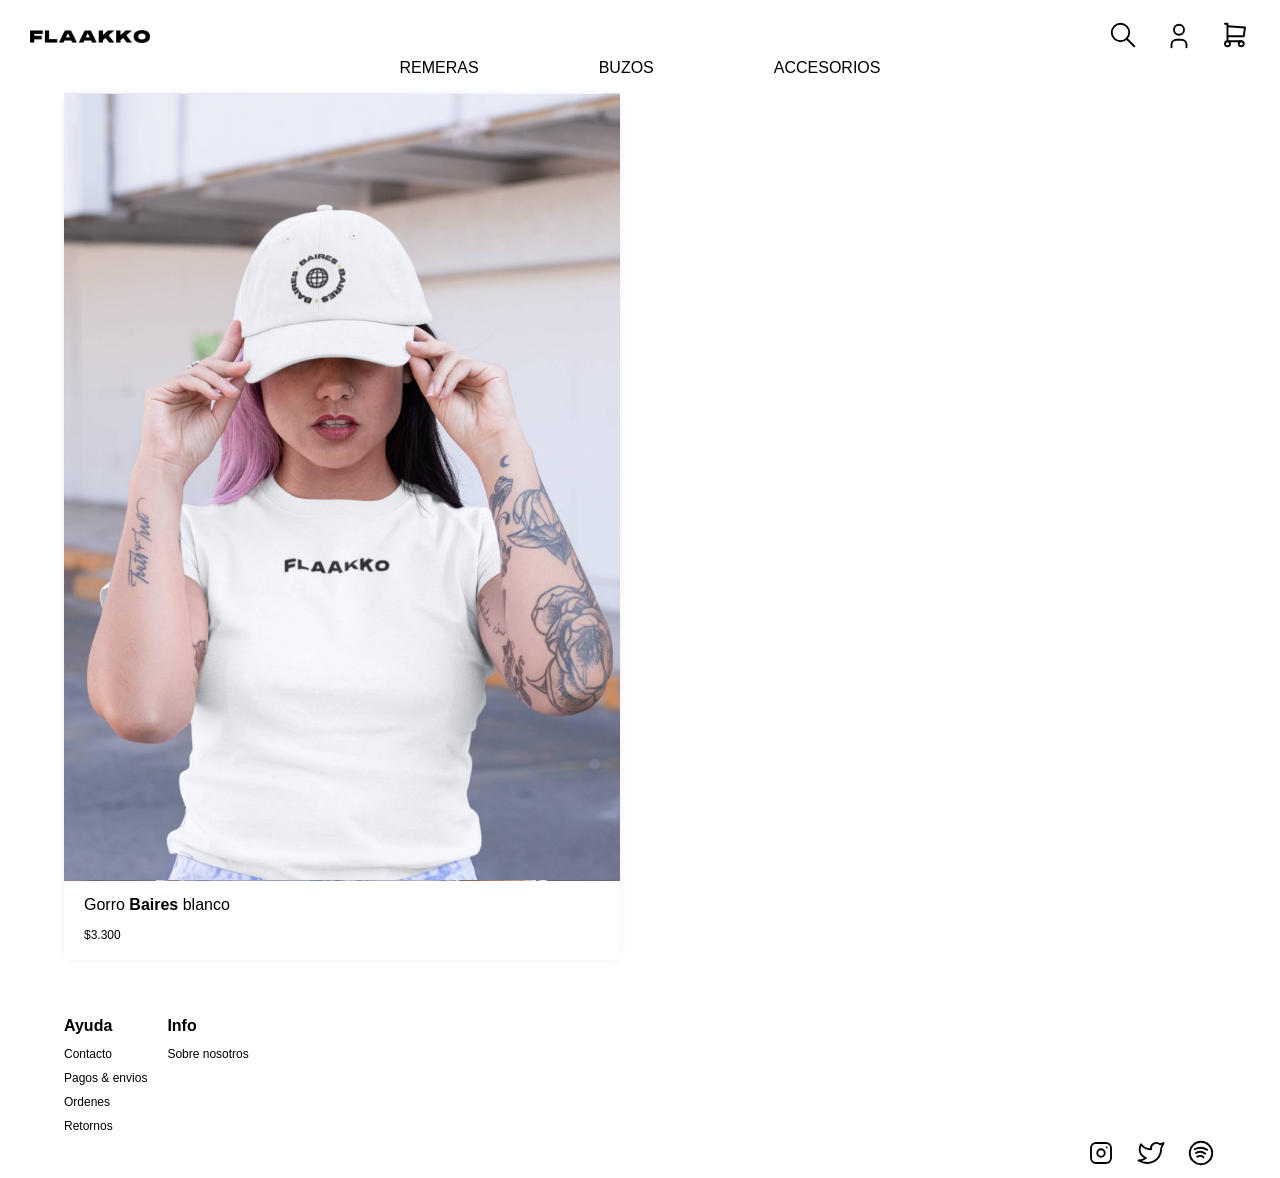
<file: pages/accesorios.html>
<!DOCTYPE html>
<html lang="en" dir="ltr">
  <head>
    <meta charset="utf-8">
    <meta name="viewport" content="width=device-width, initial-scale=1.0">
    <title>FLAAKKO | Accesorios</title>
    <meta name="description" content="Colección de accesorios. Ropa unisex con estilo. Envíos a todos el país.">
    <meta name="keywords" content="ropa, accesorios, gorra, piluso, unisex, streetwear">
    <link rel="preload" href="../css/normalize.css" as="style">
    <link rel="preload" href="../css/main.css" as="style">
    <link rel="stylesheet" href="../css/bootstrap.css">
    <link rel="stylesheet" href="../css/normalize.css">
    <link rel="stylesheet" href="../css/main.css">
    <link href="https://fonts.cdnfonts.com/css/monument-extended" rel="stylesheet">
    <link href="https://fonts.googleapis.com/css2?family=Montserrat:wght@400;700&display=swap" rel="stylesheet">
  </head>
  <body>
    <header class="header-pages">
      <div class="header-grid">
        <div class="logo">
          <a class="logo__link" href="../index.html">
            <img class="logo__nombre" src="../img/logo1 b.png" alt="logo flaakko">
          </a>
        </div>
        <nav class="navegacion">
          <a class="navegacion__enlace" href="404.html">
            <svg xmlns="http://www.w3.org/2000/svg" class="icon icon-tabler icon-tabler-search" width="30" height="30" viewBox="0 0 24 24" stroke-width="1.5" stroke="#000000" fill="none" stroke-linecap="round" stroke-linejoin="round">
              <path stroke="none" d="M0 0h24v24H0z" fill="none"/>
              <circle cx="10" cy="10" r="7" />
              <line x1="21" y1="21" x2="15" y2="15" />
            </svg>
          </a>
          <div class="navegacion__enlace">
            <!-- Button trigger modal -->
            <button type="button" class="navegacion__sign-in-modal" data-toggle="modal" data-target="#sign-in-modal">
              <svg xmlns="http://www.w3.org/2000/svg" class="icon icon-tabler icon-tabler-user" width="30" height="30" viewBox="0 0 24 24" stroke-width="1.5" stroke="#000000" fill="none" stroke-linecap="round" stroke-linejoin="round">
              <path stroke="none" d="M0 0h24v24H0z" fill="none"/>
              <circle cx="12" cy="7" r="4" />
              <path d="M6 21v-2a4 4 0 0 1 4 -4h4a4 4 0 0 1 4 4v2" />
              </svg>
            </button>
          </div>
          <a class="navegacion__enlace" href="carrito.html">
            <svg xmlns="http://www.w3.org/2000/svg" class="icon icon-tabler icon-tabler-shopping-cart" width="30" height="30" viewBox="0 0 24 24" stroke-width="1.5" stroke="#000000" fill="none" stroke-linecap="round" stroke-linejoin="round">
              <path stroke="none" d="M0 0h24v24H0z" fill="none"/>
              <circle cx="6" cy="19" r="2" />
              <circle cx="17" cy="19" r="2" />
              <path d="M17 17h-11v-14h-2" />
              <path d="M6 5l14 1l-1 7h-13" />
            </svg>
          </a>
        </nav>
        <nav class="navegacion2">
            <a class="navegacion2__enlace" href="remeras.html">Remeras</a>
            <a class="navegacion2__enlace" href="buzos.html">Buzos</a>
            <a class="navegacion2__enlace" href="accesorios.html">Accesorios</a>
        </nav>
      </div> <!-- .header-grid -->
    </header>

    <main class="main">
      <div class="contenedor">
        <section class="productos">
          <div class="productos__item">
              <a href="producto.html" class="productos__enlace">
                <div class="productos__imagen-contenedor">
                  <img src="../img/productos-gorro-blanco-1.jpg" alt="" class="productos__imagen">
                  <img src="../img/productos-gorro-blanco-2.jpg" alt="" class="productos__imagen-bottom">
                </div>
                <ul class="productos__info">
                  <li class="productos__nombre">Gorro <span>Baires</span> blanco</li>
                  <li class="productos__precio">$3.300</li>
                </ul>
              </a>
          </div>
        </section>
      </div> <!-- .contenedor -->
    </main>

    <footer class="footer">
      <div class="contenedor">
        <div class="footer-grid">
          <section class="paginas">
            <div class="paginas__item">
              <p class="paginas__titulo-seccion no-margin">Ayuda</p>
              <a class="paginas__enlace" href="contacto.html">Contacto</a>
              <a class="paginas__enlace" href="pagos-envios.html">Pagos & envios</a>
              <a class="paginas__enlace" href="ordenes.html">Ordenes</a>
              <a class="paginas__enlace" href="retornos.html">Retornos</a>
            </div>
            <div class="paginas__item">
              <p class="paginas__titulo-seccion no-margin">Info</p>
              <a class="paginas__enlace" href="sobre-nosotros.html">Sobre nosotros</a>
            </div>
          </section>
          <section class="redes">
            <a class="redes__enlace" href="https://www.instagram.com/" target="_blank">
              <svg xmlns="http://www.w3.org/2000/svg" class="icon icon-tabler icon-tabler-brand-instagram" width="30" height="30" viewBox="0 0 24 24" stroke-width="1.5" stroke="#000000" fill="none" stroke-linecap="round" stroke-linejoin="round">
                <path stroke="none" d="M0 0h24v24H0z" fill="none"/>
                <rect x="4" y="4" width="16" height="16" rx="4" />
                <circle cx="12" cy="12" r="3" />
                <line x1="16.5" y1="7.5" x2="16.5" y2="7.501" />
              </svg>
            </a>
            <a class="redes__enlace" href="https://twitter.com/" target="_blank">
              <svg xmlns="http://www.w3.org/2000/svg" class="icon icon-tabler icon-tabler-brand-twitter" width="30" height="30" viewBox="0 0 24 24" stroke-width="1.5" stroke="#000000" fill="none" stroke-linecap="round" stroke-linejoin="round">
                <path stroke="none" d="M0 0h24v24H0z" fill="none"/>
                <path d="M22 4.01c-1 .49 -1.98 .689 -3 .99c-1.121 -1.265 -2.783 -1.335 -4.38 -.737s-2.643 2.06 -2.62 3.737v1c-3.245 .083 -6.135 -1.395 -8 -4c0 0 -4.182 7.433 4 11c-1.872 1.247 -3.739 2.088 -6 2c3.308 1.803 6.913 2.423 10.034 1.517c3.58 -1.04 6.522 -3.723 7.651 -7.742a13.84 13.84 0 0 0 .497 -3.753c-.002 -.249 1.51 -2.772 1.818 -4.013z" />
              </svg>
            </a>
            <a class="redes__enlace" href="https://www.spotify.com/" target="_blank">
              <svg xmlns="http://www.w3.org/2000/svg" class="icon icon-tabler icon-tabler-brand-spotify" width="30" height="30" viewBox="0 0 24 24" stroke-width="1.5" stroke="#000000" fill="none" stroke-linecap="round" stroke-linejoin="round">
                <path stroke="none" d="M0 0h24v24H0z" fill="none"/>
                <circle cx="12" cy="12" r="9" />
                <path d="M8 11.973c2.5 -1.473 5.5 -.973 7.5 .527" />
                <path d="M9 15c1.5 -1 4 -1 5 .5" />
                <path d="M7 9c2 -1 6 -2 10 .5" />
              </svg>
            </a>
          </section>
        </div> <!-- .footer-grid -->
      </div> <!-- .contenedor -->
    </footer>

    <!-- Modal Sign-In -->
    <div class="modal fade" id="sign-in-modal" tabindex="-1" role="dialog" aria-labelledby="exampleModalCenterTitle" aria-hidden="true">
      <div class="modal-dialog modal-dialog-centered" role="document">
        <div class="modal-content">
          <div class="modal-header">
            <h5 class="modal-title" id="sign-in-exampleModalLongTitle">Iniciar sesion</h5>
            <button type="button" class="close navegacion__sign-in-modal-close" data-dismiss="modal" aria-label="Close">
              <span aria-hidden="true">&times;</span>
            </button>
          </div>
          <div class="modal-body">
            <form class="navegacion__sign-in-modal-form" action="" method="">
              <label class="block" for="email-sign-in">Tu email*</label>
              <input class="modal--input block" type="email" name="email-sign-in" id="email-sign-in" value="" placeholder="tuemail@mail.com" required>
              <br>

                <label class="block" for="password-sign-in">Tu contraseña*</label>
              <input class="modal--input block" type="password" name="password-sign-in" id="password-sign-in" value="" required>
              <br>
            </form>
          </div>
          <div class="modal-footer">
            <button type="button" class="btn btn-secondary modal--boton-secundario" data-dismiss="modal">Cerrar</button>
            <button type="button" class="btn btn-primary modal--boton-primario">Entrar</button>
          </div>
        </div>
      </div>
    </div>

    <script src="https://code.jquery.com/jquery-3.3.1.slim.min.js" integrity="sha384-q8i/X+965DzO0rT7abK41JStQIAqVgRVzpbzo5smXKp4YfRvH+8abtTE1Pi6jizo" crossorigin="anonymous"></script>
    <script src="https://cdnjs.cloudflare.com/ajax/libs/popper.js/1.14.7/umd/popper.min.js" integrity="sha384-UO2eT0CpHqdSJQ6hJty5KVphtPhzWj9WO1clHTMGa3JDZwrnQq4sF86dIHNDz0W1" crossorigin="anonymous"></script>
    <script src="https://stackpath.bootstrapcdn.com/bootstrap/4.3.1/js/bootstrap.min.js" integrity="sha384-JjSmVgyd0p3pXB1rRibZUAYoIIy6OrQ6VrjIEaFf/nJGzIxFDsf4x0xIM+B07jRM" crossorigin="anonymous"></script>
    <script src="https://cdn.jsdelivr.net/npm/bootstrap@5.1.0/dist/js/bootstrap.min.js" integrity="sha384-cn7l7gDp0eyniUwwAZgrzD06kc/tftFf19TOAs2zVinnD/C7E91j9yyk5//jjpt/" crossorigin="anonymous"></script>

  </body>
</html>
</file>
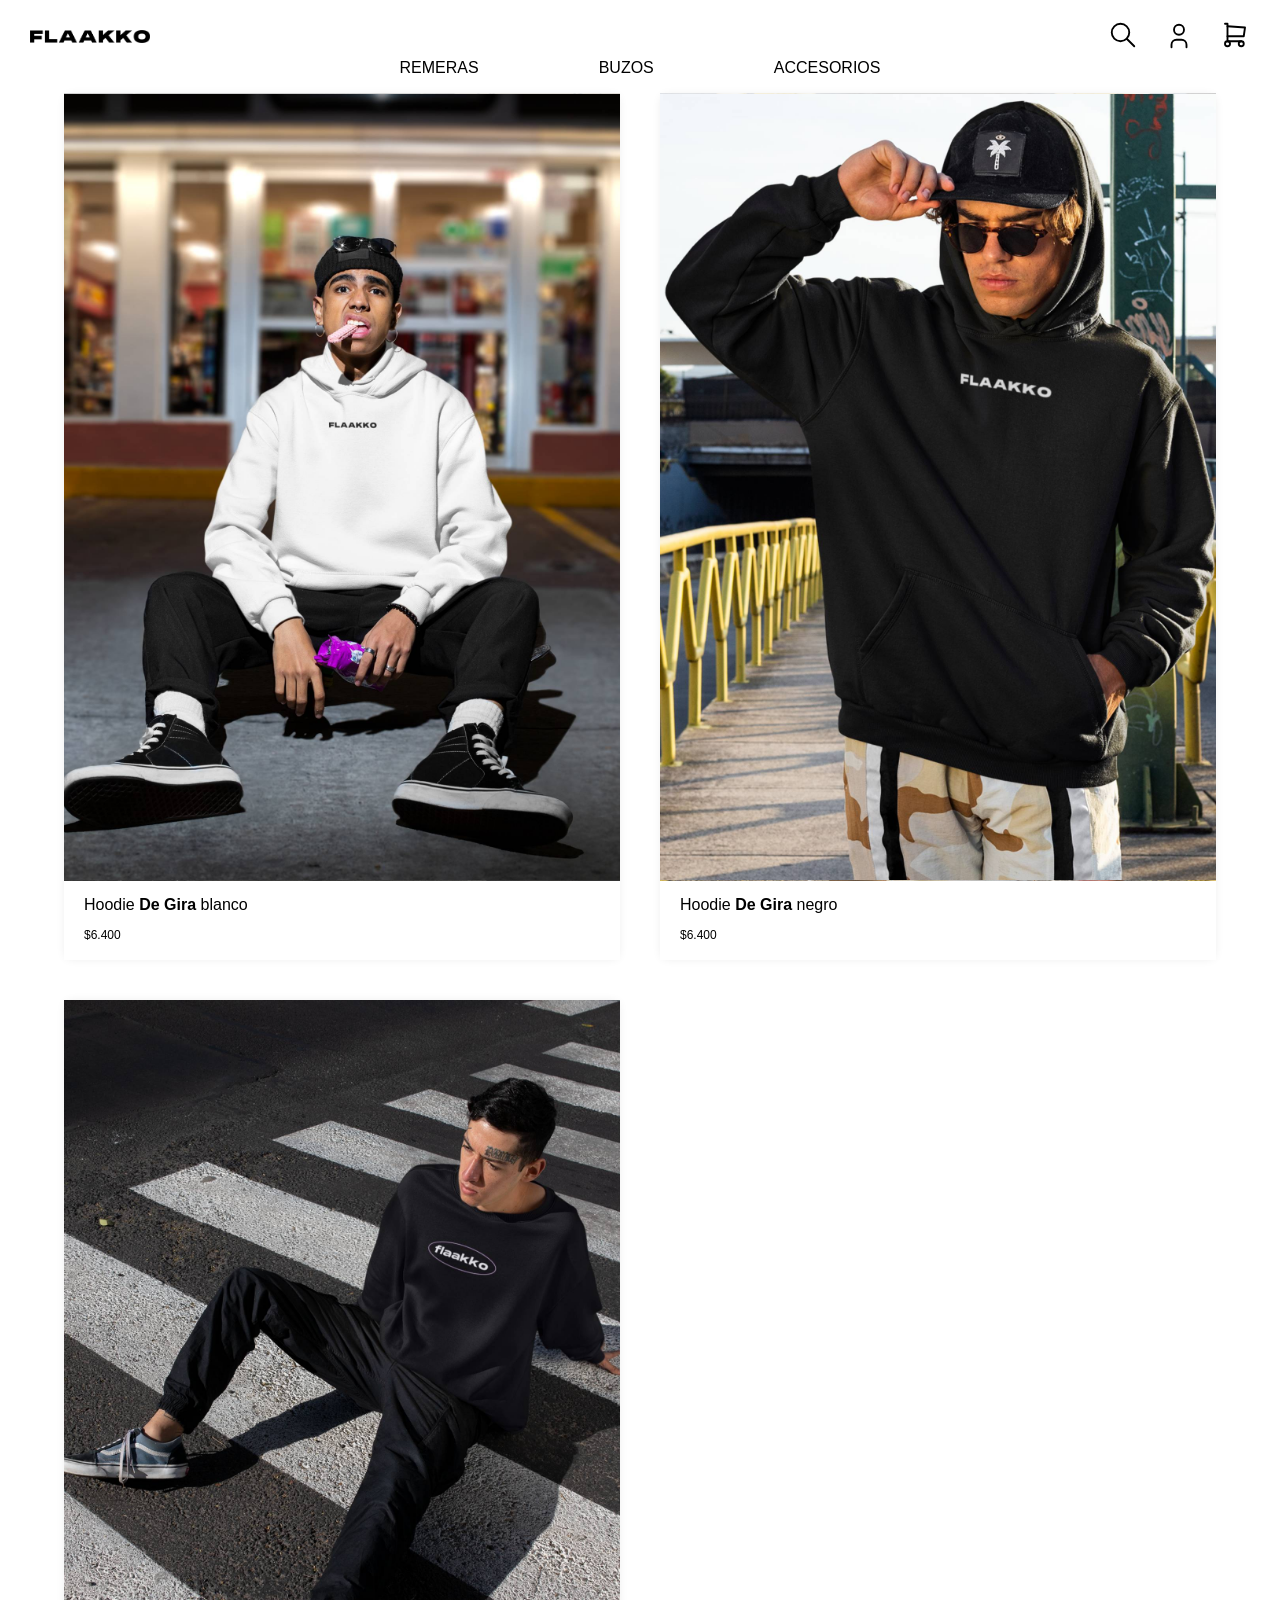
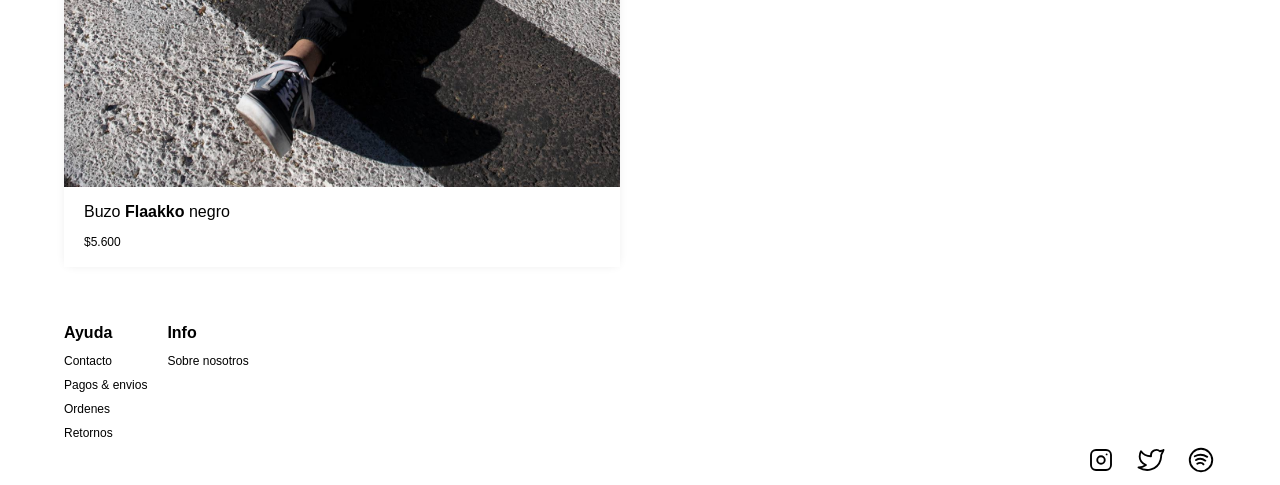
<file: pages/buzos.html>
<!DOCTYPE html>
<html lang="en" dir="ltr">
  <head>
    <meta charset="utf-8">
    <meta name="viewport" content="width=device-width, initial-scale=1.0">
    <title>FLAAKKO | Buzos</title>
    <meta name="description" content="Colección de buzos. Ropa unisex con estilo. Envíos a todos el país.">
    <meta name="keywords" content="ropa, buzos, hoodie, sweater, unisex, streetwear">
    <link rel="preload" href="../css/normalize.css" as="style">
    <link rel="preload" href="../css/main.css" as="style">
    <link rel="stylesheet" href="../css/bootstrap.css">
    <link rel="stylesheet" href="../css/normalize.css">
    <link rel="stylesheet" href="../css/main.css">
    <link href="https://fonts.cdnfonts.com/css/monument-extended" rel="stylesheet">
    <link href="https://fonts.googleapis.com/css2?family=Montserrat:wght@400;700&display=swap" rel="stylesheet">
  </head>
  <body>
    <header class="header-pages">
      <div class="header-grid">
        <div class="logo">
          <a class="logo__link" href="../index.html">
            <img class="logo__nombre" src="../img/logo1 b.png" alt="logo flaakko">
          </a>
        </div>
        <nav class="navegacion">
          <a class="navegacion__enlace" href="404.html">
            <svg xmlns="http://www.w3.org/2000/svg" class="icon icon-tabler icon-tabler-search" width="30" height="30" viewBox="0 0 24 24" stroke-width="1.5" stroke="#000000" fill="none" stroke-linecap="round" stroke-linejoin="round">
              <path stroke="none" d="M0 0h24v24H0z" fill="none"/>
              <circle cx="10" cy="10" r="7" />
              <line x1="21" y1="21" x2="15" y2="15" />
            </svg>
          </a>
          <div class="navegacion__enlace">
            <!-- Button trigger modal -->
            <button type="button" class="navegacion__sign-in-modal" data-toggle="modal" data-target="#sign-in-modal">
              <svg xmlns="http://www.w3.org/2000/svg" class="icon icon-tabler icon-tabler-user" width="30" height="30" viewBox="0 0 24 24" stroke-width="1.5" stroke="#000000" fill="none" stroke-linecap="round" stroke-linejoin="round">
              <path stroke="none" d="M0 0h24v24H0z" fill="none"/>
              <circle cx="12" cy="7" r="4" />
              <path d="M6 21v-2a4 4 0 0 1 4 -4h4a4 4 0 0 1 4 4v2" />
              </svg>
            </button>
          </div>
          <a class="navegacion__enlace" href="carrito.html">
            <svg xmlns="http://www.w3.org/2000/svg" class="icon icon-tabler icon-tabler-shopping-cart" width="30" height="30" viewBox="0 0 24 24" stroke-width="1.5" stroke="#000000" fill="none" stroke-linecap="round" stroke-linejoin="round">
              <path stroke="none" d="M0 0h24v24H0z" fill="none"/>
              <circle cx="6" cy="19" r="2" />
              <circle cx="17" cy="19" r="2" />
              <path d="M17 17h-11v-14h-2" />
              <path d="M6 5l14 1l-1 7h-13" />
            </svg>
          </a>
        </nav>
        <nav class="navegacion2">
            <a class="navegacion2__enlace" href="remeras.html">Remeras</a>
            <a class="navegacion2__enlace" href="buzos.html">Buzos</a>
            <a class="navegacion2__enlace" href="accesorios.html">Accesorios</a>
        </nav>
      </div> <!-- .header-grid -->
    </header>

    <main class="main">
      <div class="contenedor">
        <section class="productos">
          <div class="productos__item">
              <a href="producto.html" class="productos__enlace">
                <div class="productos__imagen-contenedor">
                  <img src="../img/productos-hoodie-blanco-1.jpg" alt="" class="productos__imagen">
                  <img src="../img/productos-hoodie-blanco-2.jpg" alt="" class="productos__imagen-bottom">
                </div>
                <ul class="productos__info">
                  <li class="productos__nombre">Hoodie <span>De Gira</span> blanco</li>
                  <li class="productos__precio">$6.400</li>
                </ul>
              </a>
          </div>
          <div class="productos__item">
              <a href="producto.html" class="productos__enlace">
                <div class="productos__imagen-contenedor">
                  <img src="../img/productos-hoodie-negro-1.jpg" alt="" class="productos__imagen">
                  <img src="../img/productos-hoodie-negro-2.jpg" alt="" class="productos__imagen-bottom">
                </div>
                <ul class="productos__info">
                  <li class="productos__nombre">Hoodie <span>De Gira</span> negro</li>
                  <li class="productos__precio">$6.400</li>
                </ul>
              </a>
          </div>
          <div class="productos__item">
              <a href="producto.html" class="productos__enlace">
                <div class="productos__imagen-contenedor">
                  <img src="../img/productos-buzo-negro-1.jpg" alt="" class="productos__imagen">
                  <img src="../img/productos-buzo-negro-2.jpg" alt="" class="productos__imagen-bottom">
                </div>
                <ul class="productos__info">
                  <li class="productos__nombre">Buzo <span>Flaakko</span> negro</li>
                  <li class="productos__precio">$5.600</li>
                </ul>
              </a>
          </div>
        </section>
      </div> <!-- .contenedor -->
    </main>

    <footer class="footer">
      <div class="contenedor">
        <div class="footer-grid">
          <section class="paginas">
            <div class="paginas__item">
              <p class="paginas__titulo-seccion no-margin">Ayuda</p>
              <a class="paginas__enlace" href="contacto.html">Contacto</a>
              <a class="paginas__enlace" href="pagos-envios.html">Pagos & envios</a>
              <a class="paginas__enlace" href="ordenes.html">Ordenes</a>
              <a class="paginas__enlace" href="retornos.html">Retornos</a>
            </div>
            <div class="paginas__item">
              <p class="paginas__titulo-seccion no-margin">Info</p>
              <a class="paginas__enlace" href="sobre-nosotros.html">Sobre nosotros</a>
            </div>
          </section>
          <section class="redes">
            <a class="redes__enlace" href="https://www.instagram.com/" target="_blank">
              <svg xmlns="http://www.w3.org/2000/svg" class="icon icon-tabler icon-tabler-brand-instagram" width="30" height="30" viewBox="0 0 24 24" stroke-width="1.5" stroke="#000000" fill="none" stroke-linecap="round" stroke-linejoin="round">
                <path stroke="none" d="M0 0h24v24H0z" fill="none"/>
                <rect x="4" y="4" width="16" height="16" rx="4" />
                <circle cx="12" cy="12" r="3" />
                <line x1="16.5" y1="7.5" x2="16.5" y2="7.501" />
              </svg>
            </a>
            <a class="redes__enlace" href="https://twitter.com/" target="_blank">
              <svg xmlns="http://www.w3.org/2000/svg" class="icon icon-tabler icon-tabler-brand-twitter" width="30" height="30" viewBox="0 0 24 24" stroke-width="1.5" stroke="#000000" fill="none" stroke-linecap="round" stroke-linejoin="round">
                <path stroke="none" d="M0 0h24v24H0z" fill="none"/>
                <path d="M22 4.01c-1 .49 -1.98 .689 -3 .99c-1.121 -1.265 -2.783 -1.335 -4.38 -.737s-2.643 2.06 -2.62 3.737v1c-3.245 .083 -6.135 -1.395 -8 -4c0 0 -4.182 7.433 4 11c-1.872 1.247 -3.739 2.088 -6 2c3.308 1.803 6.913 2.423 10.034 1.517c3.58 -1.04 6.522 -3.723 7.651 -7.742a13.84 13.84 0 0 0 .497 -3.753c-.002 -.249 1.51 -2.772 1.818 -4.013z" />
              </svg>
            </a>
            <a class="redes__enlace" href="https://www.spotify.com/" target="_blank">
              <svg xmlns="http://www.w3.org/2000/svg" class="icon icon-tabler icon-tabler-brand-spotify" width="30" height="30" viewBox="0 0 24 24" stroke-width="1.5" stroke="#000000" fill="none" stroke-linecap="round" stroke-linejoin="round">
                <path stroke="none" d="M0 0h24v24H0z" fill="none"/>
                <circle cx="12" cy="12" r="9" />
                <path d="M8 11.973c2.5 -1.473 5.5 -.973 7.5 .527" />
                <path d="M9 15c1.5 -1 4 -1 5 .5" />
                <path d="M7 9c2 -1 6 -2 10 .5" />
              </svg>
            </a>
          </section>
        </div> <!-- .footer-grid -->
      </div> <!-- .contenedor -->
    </footer>

    <!-- Modal Sign-In -->
    <div class="modal fade" id="sign-in-modal" tabindex="-1" role="dialog" aria-labelledby="exampleModalCenterTitle" aria-hidden="true">
      <div class="modal-dialog modal-dialog-centered" role="document">
        <div class="modal-content">
          <div class="modal-header">
            <h5 class="modal-title" id="sign-in-exampleModalLongTitle">Iniciar sesion</h5>
            <button type="button" class="close navegacion__sign-in-modal-close" data-dismiss="modal" aria-label="Close">
              <span aria-hidden="true">&times;</span>
            </button>
          </div>
          <div class="modal-body">
            <form class="navegacion__sign-in-modal-form" action="" method="">
              <label class="block" for="email-sign-in">Tu email*</label>
              <input class="modal--input block" type="email" name="email-sign-in" id="email-sign-in" value="" placeholder="tuemail@mail.com" required>
              <br>

                <label class="block" for="password-sign-in">Tu contraseña*</label>
              <input class="modal--input block" type="password" name="password-sign-in" id="password-sign-in" value="" required>
              <br>
            </form>
          </div>
          <div class="modal-footer">
            <button type="button" class="btn btn-secondary modal--boton-secundario" data-dismiss="modal">Cerrar</button>
            <button type="button" class="btn btn-primary modal--boton-primario">Entrar</button>
          </div>
        </div>
      </div>
    </div>

    <script src="https://code.jquery.com/jquery-3.3.1.slim.min.js" integrity="sha384-q8i/X+965DzO0rT7abK41JStQIAqVgRVzpbzo5smXKp4YfRvH+8abtTE1Pi6jizo" crossorigin="anonymous"></script>
    <script src="https://cdnjs.cloudflare.com/ajax/libs/popper.js/1.14.7/umd/popper.min.js" integrity="sha384-UO2eT0CpHqdSJQ6hJty5KVphtPhzWj9WO1clHTMGa3JDZwrnQq4sF86dIHNDz0W1" crossorigin="anonymous"></script>
    <script src="https://stackpath.bootstrapcdn.com/bootstrap/4.3.1/js/bootstrap.min.js" integrity="sha384-JjSmVgyd0p3pXB1rRibZUAYoIIy6OrQ6VrjIEaFf/nJGzIxFDsf4x0xIM+B07jRM" crossorigin="anonymous"></script>
    <script src="https://cdn.jsdelivr.net/npm/bootstrap@5.1.0/dist/js/bootstrap.min.js" integrity="sha384-cn7l7gDp0eyniUwwAZgrzD06kc/tftFf19TOAs2zVinnD/C7E91j9yyk5//jjpt/" crossorigin="anonymous"></script>

  </body>
</html>
</file>
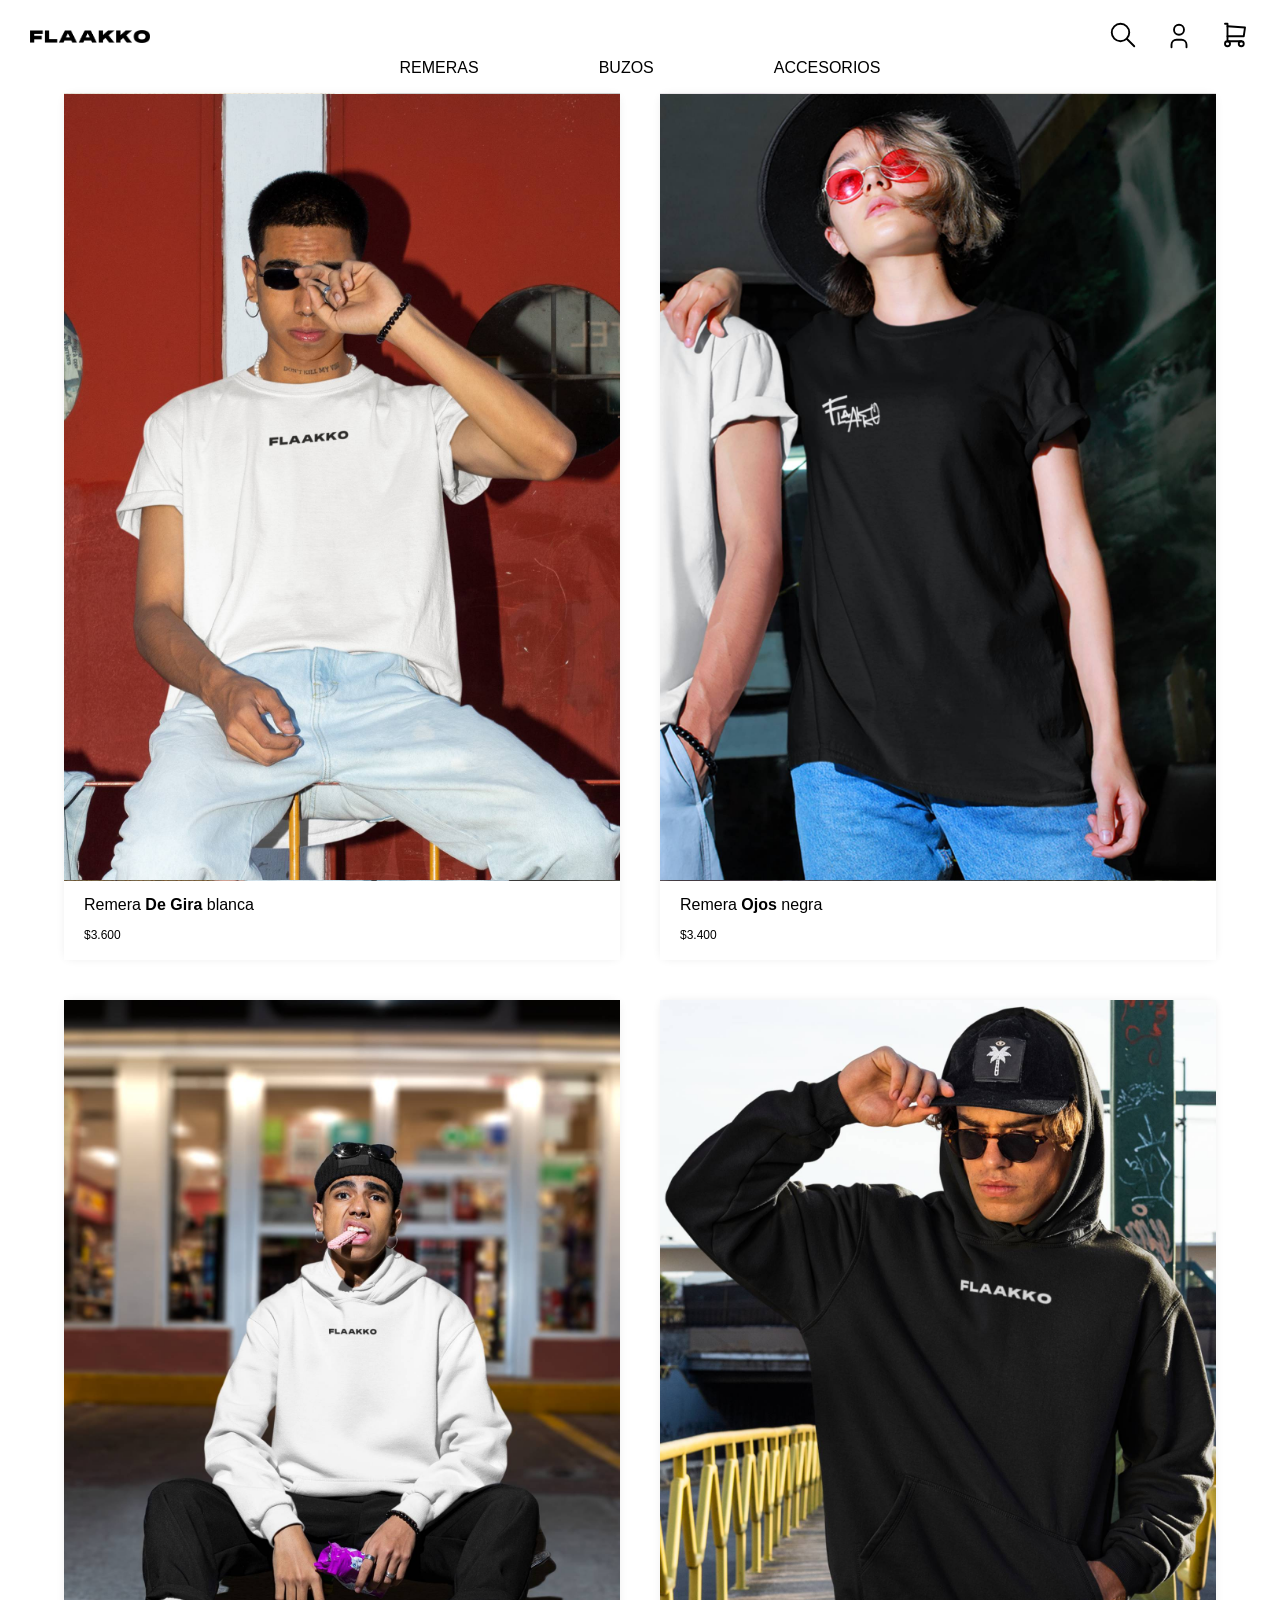
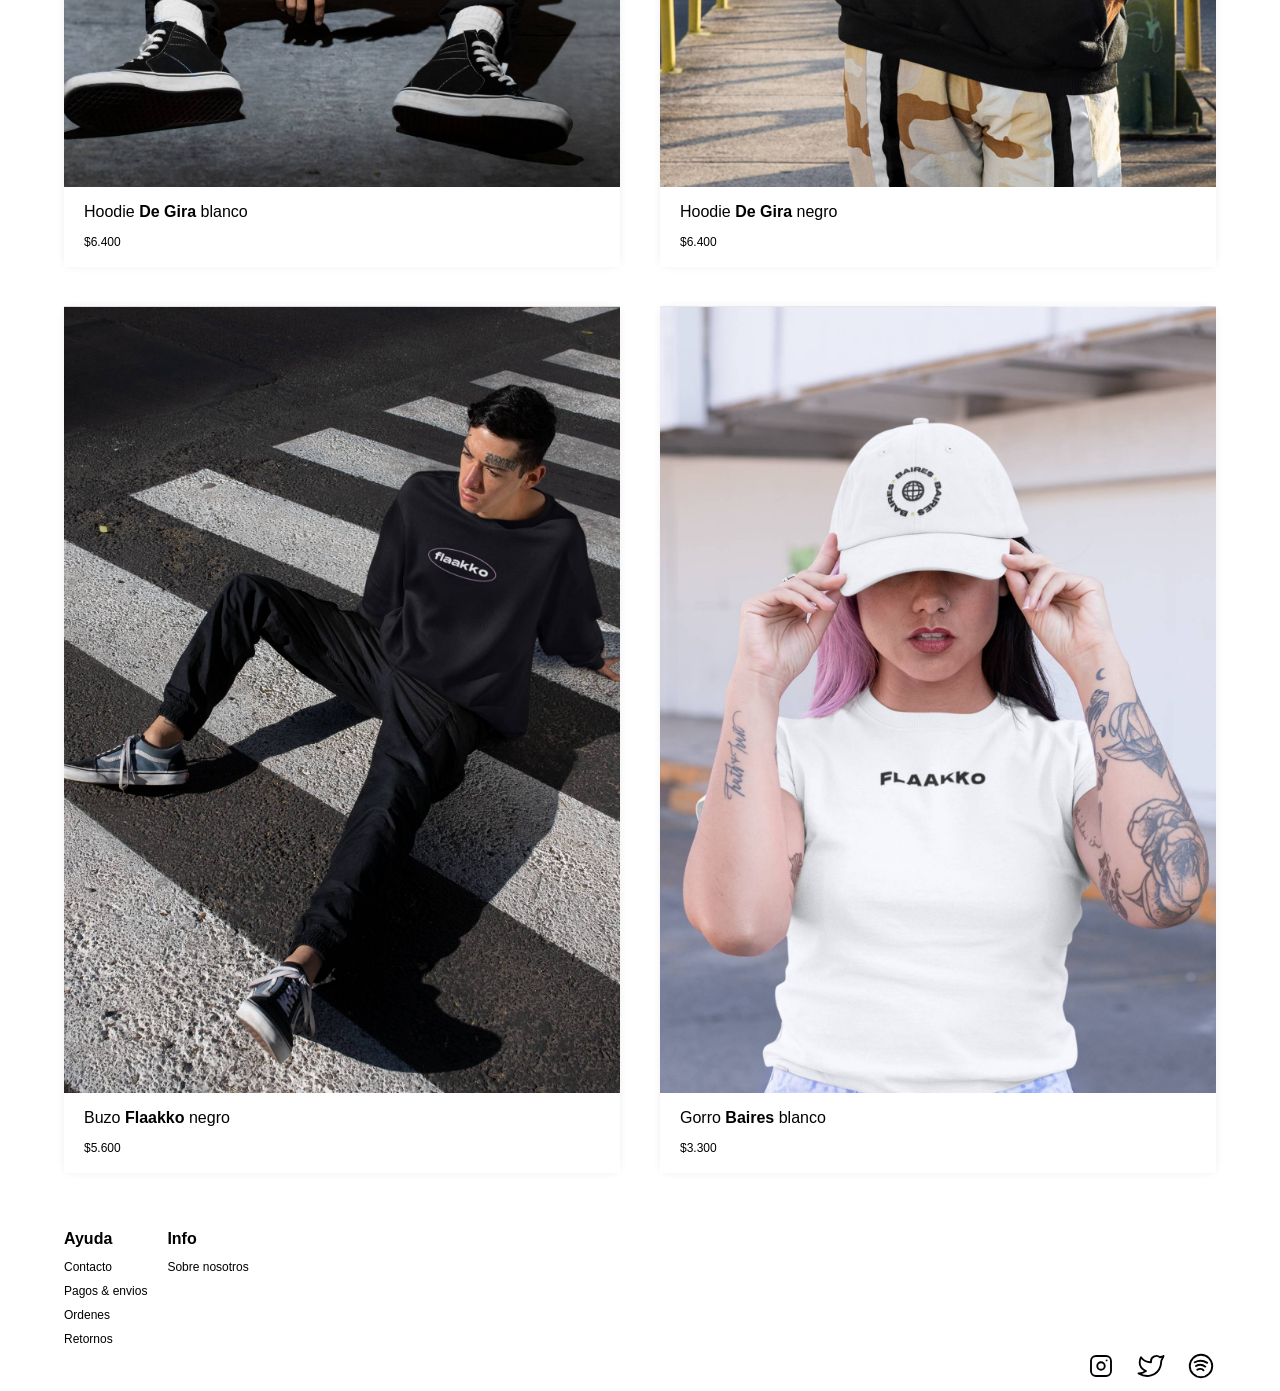
<file: pages/capsula.html>
<!DOCTYPE html>
<html lang="en" dir="ltr">
  <head>
    <meta charset="utf-8">
    <meta name="viewport" content="width=device-width, initial-scale=1.0">
    <title>FLAAKKO | Capsula DE GIRA</title>
    <meta name="description" content="Colección DE GIRA. Ropa unisex con estilo. Envíos a todos el país.">
    <meta name="keywords" content="ropa, remeras, accesorios, buzos, unisex, streetwear">
    <link rel="preload" href="../css/normalize.css" as="style">
    <link rel="preload" href="../css/main.css" as="style">
    <link rel="stylesheet" href="../css/bootstrap.css">
    <link rel="stylesheet" href="../css/normalize.css">
    <link rel="stylesheet" href="../css/main.css">
    <link href="https://fonts.cdnfonts.com/css/monument-extended" rel="stylesheet">
    <link href="https://fonts.googleapis.com/css2?family=Montserrat:wght@400;700&display=swap" rel="stylesheet">
  </head>
  <body>
    <header class="header-pages">
      <div class="header-grid">
        <div class="logo">
          <a class="logo__link" href="../index.html">
            <img class="logo__nombre" src="../img/logo1 b.png" alt="logo flaakko">
          </a>
        </div>
        <nav class="navegacion">
          <a class="navegacion__enlace" href="404.html">
            <svg xmlns="http://www.w3.org/2000/svg" class="icon icon-tabler icon-tabler-search" width="30" height="30" viewBox="0 0 24 24" stroke-width="1.5" stroke="#000000" fill="none" stroke-linecap="round" stroke-linejoin="round">
              <path stroke="none" d="M0 0h24v24H0z" fill="none"/>
              <circle cx="10" cy="10" r="7" />
              <line x1="21" y1="21" x2="15" y2="15" />
            </svg>
          </a>
          <div class="navegacion__enlace">
            <!-- Button trigger modal -->
            <button type="button" class="navegacion__sign-in-modal" data-toggle="modal" data-target="#sign-in-modal">
              <svg xmlns="http://www.w3.org/2000/svg" class="icon icon-tabler icon-tabler-user" width="30" height="30" viewBox="0 0 24 24" stroke-width="1.5" stroke="#000000" fill="none" stroke-linecap="round" stroke-linejoin="round">
              <path stroke="none" d="M0 0h24v24H0z" fill="none"/>
              <circle cx="12" cy="7" r="4" />
              <path d="M6 21v-2a4 4 0 0 1 4 -4h4a4 4 0 0 1 4 4v2" />
              </svg>
            </button>
          </div>
          <a class="navegacion__enlace" href="carrito.html">
            <svg xmlns="http://www.w3.org/2000/svg" class="icon icon-tabler icon-tabler-shopping-cart" width="30" height="30" viewBox="0 0 24 24" stroke-width="1.5" stroke="#000000" fill="none" stroke-linecap="round" stroke-linejoin="round">
              <path stroke="none" d="M0 0h24v24H0z" fill="none"/>
              <circle cx="6" cy="19" r="2" />
              <circle cx="17" cy="19" r="2" />
              <path d="M17 17h-11v-14h-2" />
              <path d="M6 5l14 1l-1 7h-13" />
            </svg>
          </a>
        </nav>
        <nav class="navegacion2">
            <a class="navegacion2__enlace" href="remeras.html">Remeras</a>
            <a class="navegacion2__enlace" href="buzos.html">Buzos</a>
            <a class="navegacion2__enlace" href="accesorios.html">Accesorios</a>
        </nav>
      </div> <!-- .header-grid -->
    </header>

    <main class="main">
      <div class="contenedor">
        <section class="productos">
          <div class="productos__item">
              <a href="producto.html" class="productos__enlace">
                <div class="productos__imagen-contenedor">
                  <img src="../img/productos-remera-blanca-1.jpg" alt="" class="productos__imagen">
                  <img src="../img/productos-remera-blanca-2.jpg" alt="" class="productos__imagen-bottom">
                </div>
                <ul class="productos__info">
                  <li class="productos__nombre">Remera <span>De Gira</span> blanca</li>
                  <li class="productos__precio">$3.600</li>
                </ul>
              </a>
          </div>
          <div class="productos__item">
              <a href="producto.html" class="productos__enlace">
                <div class="productos__imagen-contenedor">
                  <img src="../img/productos-remera-negra-1.jpg" alt="" class="productos__imagen">
                  <img src="../img/productos-remera-negra-2.jpg" alt="" class="productos__imagen-bottom">
                </div>
                <ul class="productos__info">
                  <li class="productos__nombre">Remera <span>Ojos</span> negra</li>
                  <li class="productos__precio">$3.400</li>
                </ul>
              </a>
          </div>
          <div class="productos__item">
              <a href="producto.html" class="productos__enlace">
                <div class="productos__imagen-contenedor">
                  <img src="../img/productos-hoodie-blanco-1.jpg" alt="" class="productos__imagen">
                  <img src="../img/productos-hoodie-blanco-2.jpg" alt="" class="productos__imagen-bottom">
                </div>
                <ul class="productos__info">
                  <li class="productos__nombre">Hoodie <span>De Gira</span> blanco</li>
                  <li class="productos__precio">$6.400</li>
                </ul>
              </a>
          </div>
          <div class="productos__item">
              <a href="producto.html" class="productos__enlace">
                <div class="productos__imagen-contenedor">
                  <img src="../img/productos-hoodie-negro-1.jpg" alt="" class="productos__imagen">
                  <img src="../img/productos-hoodie-negro-2.jpg" alt="" class="productos__imagen-bottom">
                </div>
                <ul class="productos__info">
                  <li class="productos__nombre">Hoodie <span>De Gira</span> negro</li>
                  <li class="productos__precio">$6.400</li>
                </ul>
              </a>
          </div>
          <div class="productos__item">
              <a href="producto.html" class="productos__enlace">
                <div class="productos__imagen-contenedor">
                  <img src="../img/productos-buzo-negro-1.jpg" alt="" class="productos__imagen">
                  <img src="../img/productos-buzo-negro-2.jpg" alt="" class="productos__imagen-bottom">
                </div>
                <ul class="productos__info">
                  <li class="productos__nombre">Buzo <span>Flaakko</span> negro</li>
                  <li class="productos__precio">$5.600</li>
                </ul>
              </a>
          </div>
          <div class="productos__item">
              <a href="producto.html" class="productos__enlace">
                <div class="productos__imagen-contenedor">
                  <img src="../img/productos-gorro-blanco-1.jpg" alt="" class="productos__imagen">
                  <img src="../img/productos-gorro-blanco-2.jpg" alt="" class="productos__imagen-bottom">
                </div>
                <ul class="productos__info">
                  <li class="productos__nombre">Gorro <span>Baires</span> blanco</li>
                  <li class="productos__precio">$3.300</li>
                </ul>
              </a>
          </div>
        </section>
      </div> <!-- .contenedor -->
    </main>

    <footer class="footer">
      <div class="contenedor">
        <div class="footer-grid">
          <section class="paginas">
            <div class="paginas__item">
              <p class="paginas__titulo-seccion no-margin">Ayuda</p>
              <a class="paginas__enlace" href="contacto.html">Contacto</a>
              <a class="paginas__enlace" href="pagos-envios.html">Pagos & envios</a>
              <a class="paginas__enlace" href="ordenes.html">Ordenes</a>
              <a class="paginas__enlace" href="retornos.html">Retornos</a>
            </div>
            <div class="paginas__item">
              <p class="paginas__titulo-seccion no-margin">Info</p>
              <a class="paginas__enlace" href="sobre-nosotros.html">Sobre nosotros</a>
            </div>
          </section>
          <section class="redes">
            <a class="redes__enlace" href="https://www.instagram.com/" target="_blank">
              <svg xmlns="http://www.w3.org/2000/svg" class="icon icon-tabler icon-tabler-brand-instagram" width="30" height="30" viewBox="0 0 24 24" stroke-width="1.5" stroke="#000000" fill="none" stroke-linecap="round" stroke-linejoin="round">
                <path stroke="none" d="M0 0h24v24H0z" fill="none"/>
                <rect x="4" y="4" width="16" height="16" rx="4" />
                <circle cx="12" cy="12" r="3" />
                <line x1="16.5" y1="7.5" x2="16.5" y2="7.501" />
              </svg>
            </a>
            <a class="redes__enlace" href="https://twitter.com/" target="_blank">
              <svg xmlns="http://www.w3.org/2000/svg" class="icon icon-tabler icon-tabler-brand-twitter" width="30" height="30" viewBox="0 0 24 24" stroke-width="1.5" stroke="#000000" fill="none" stroke-linecap="round" stroke-linejoin="round">
                <path stroke="none" d="M0 0h24v24H0z" fill="none"/>
                <path d="M22 4.01c-1 .49 -1.98 .689 -3 .99c-1.121 -1.265 -2.783 -1.335 -4.38 -.737s-2.643 2.06 -2.62 3.737v1c-3.245 .083 -6.135 -1.395 -8 -4c0 0 -4.182 7.433 4 11c-1.872 1.247 -3.739 2.088 -6 2c3.308 1.803 6.913 2.423 10.034 1.517c3.58 -1.04 6.522 -3.723 7.651 -7.742a13.84 13.84 0 0 0 .497 -3.753c-.002 -.249 1.51 -2.772 1.818 -4.013z" />
              </svg>
            </a>
            <a class="redes__enlace" href="https://www.spotify.com/" target="_blank">
              <svg xmlns="http://www.w3.org/2000/svg" class="icon icon-tabler icon-tabler-brand-spotify" width="30" height="30" viewBox="0 0 24 24" stroke-width="1.5" stroke="#000000" fill="none" stroke-linecap="round" stroke-linejoin="round">
                <path stroke="none" d="M0 0h24v24H0z" fill="none"/>
                <circle cx="12" cy="12" r="9" />
                <path d="M8 11.973c2.5 -1.473 5.5 -.973 7.5 .527" />
                <path d="M9 15c1.5 -1 4 -1 5 .5" />
                <path d="M7 9c2 -1 6 -2 10 .5" />
              </svg>
            </a>
          </section>
        </div> <!-- .footer-grid -->
      </div> <!-- .contenedor -->
    </footer>

    <!-- Modal Sign-In -->
    <div class="modal fade" id="sign-in-modal" tabindex="-1" role="dialog" aria-labelledby="exampleModalCenterTitle" aria-hidden="true">
      <div class="modal-dialog modal-dialog-centered" role="document">
        <div class="modal-content">
          <div class="modal-header">
            <h5 class="modal-title" id="sign-in-exampleModalLongTitle">Iniciar sesion</h5>
            <button type="button" class="close navegacion__sign-in-modal-close" data-dismiss="modal" aria-label="Close">
              <span aria-hidden="true">&times;</span>
            </button>
          </div>
          <div class="modal-body">
            <form class="navegacion__sign-in-modal-form" action="" method="">
              <label class="block" for="email-sign-in">Tu email*</label>
              <input class="modal--input block" type="email" name="email-sign-in" id="email-sign-in" value="" placeholder="tuemail@mail.com" required>
              <br>

                <label class="block" for="password-sign-in">Tu contraseña*</label>
              <input class="modal--input block" type="password" name="password-sign-in" id="password-sign-in" value="" required>
              <br>
            </form>
          </div>
          <div class="modal-footer">
            <button type="button" class="btn btn-secondary modal--boton-secundario" data-dismiss="modal">Cerrar</button>
            <button type="button" class="btn btn-primary modal--boton-primario">Entrar</button>
          </div>
        </div>
      </div>
    </div>

    <script src="https://code.jquery.com/jquery-3.3.1.slim.min.js" integrity="sha384-q8i/X+965DzO0rT7abK41JStQIAqVgRVzpbzo5smXKp4YfRvH+8abtTE1Pi6jizo" crossorigin="anonymous"></script>
    <script src="https://cdnjs.cloudflare.com/ajax/libs/popper.js/1.14.7/umd/popper.min.js" integrity="sha384-UO2eT0CpHqdSJQ6hJty5KVphtPhzWj9WO1clHTMGa3JDZwrnQq4sF86dIHNDz0W1" crossorigin="anonymous"></script>
    <script src="https://stackpath.bootstrapcdn.com/bootstrap/4.3.1/js/bootstrap.min.js" integrity="sha384-JjSmVgyd0p3pXB1rRibZUAYoIIy6OrQ6VrjIEaFf/nJGzIxFDsf4x0xIM+B07jRM" crossorigin="anonymous"></script>
    <script src="https://cdn.jsdelivr.net/npm/bootstrap@5.1.0/dist/js/bootstrap.min.js" integrity="sha384-cn7l7gDp0eyniUwwAZgrzD06kc/tftFf19TOAs2zVinnD/C7E91j9yyk5//jjpt/" crossorigin="anonymous"></script>

  </body>
</html>
</file>
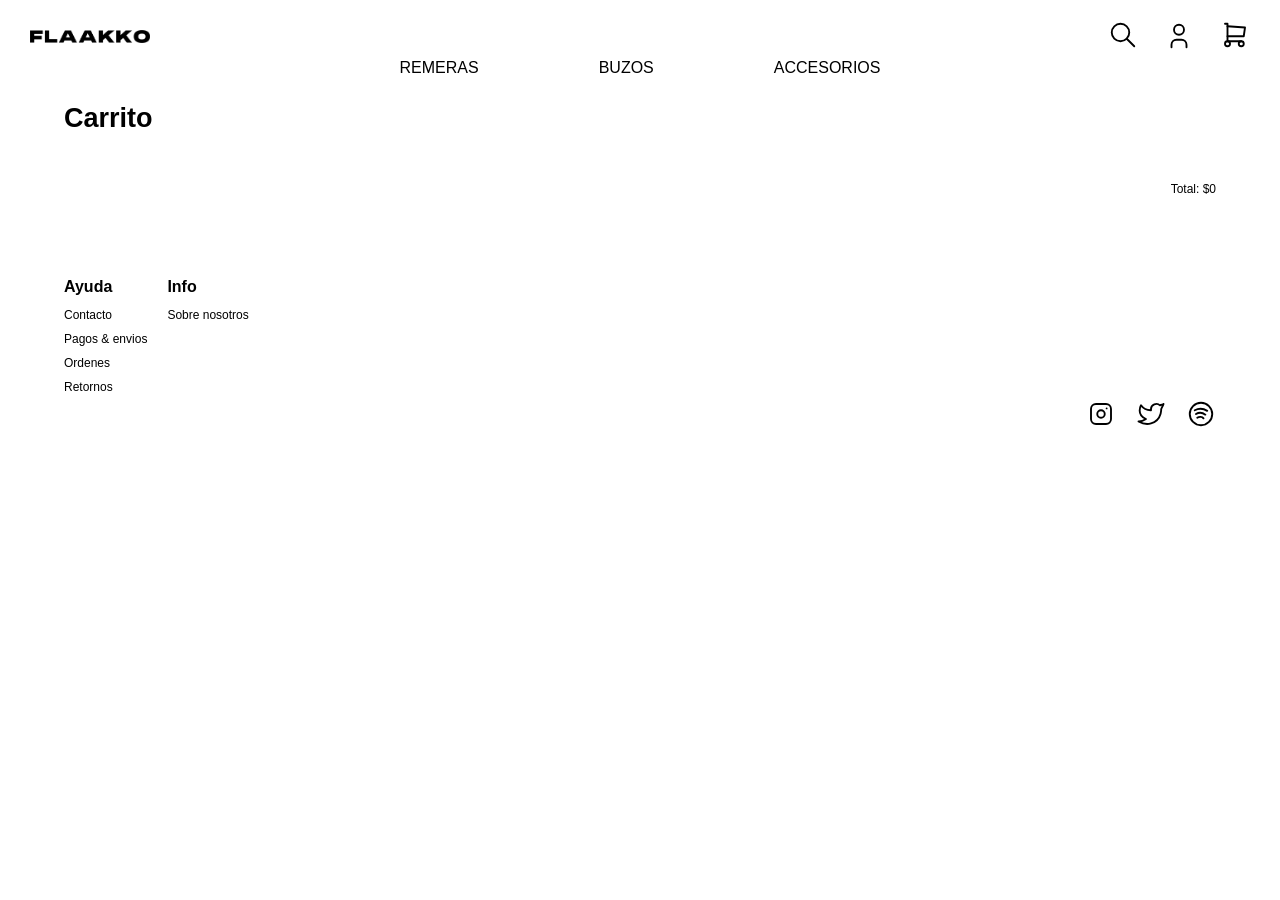
<file: pages/carrito.html>
<!DOCTYPE html>
<html lang="en" dir="ltr">
  <head>
    <meta charset="utf-8">
    <meta name="viewport" content="width=device-width, initial-scale=1.0">
    <title>FLAAKKO | Carrito</title>
    <meta name="description" content="Colección de buzos. Ropa unisex con estilo. Envíos a todos el país.">
    <meta name="keywords" content="ropa, buzos, hoodie, sweater, unisex, streetwear">
    <link rel="preload" href="../css/normalize.css" as="style">
    <link rel="preload" href="../css/main.css" as="style">
    <link rel="stylesheet" href="../css/bootstrap.css">
    <link rel="stylesheet" href="../css/normalize.css">
    <link rel="stylesheet" href="../css/main.css">
    <link href="https://fonts.cdnfonts.com/css/monument-extended" rel="stylesheet">
    <link href="https://fonts.googleapis.com/css2?family=Montserrat:wght@400;700&display=swap" rel="stylesheet">
  </head>
  <body>
    <header class="header-pages">
      <div class="header-grid">
        <div class="logo">
          <a class="logo__link" href="../index.html">
            <img class="logo__nombre" src="../img/logo1 b.png" alt="logo flaakko">
          </a>
        </div>
        <nav class="navegacion">
          <a class="navegacion__enlace" href="404.html">
            <svg xmlns="http://www.w3.org/2000/svg" class="icon icon-tabler icon-tabler-search" width="30" height="30" viewBox="0 0 24 24" stroke-width="1.5" stroke="#000000" fill="none" stroke-linecap="round" stroke-linejoin="round">
              <path stroke="none" d="M0 0h24v24H0z" fill="none"/>
              <circle cx="10" cy="10" r="7" />
              <line x1="21" y1="21" x2="15" y2="15" />
            </svg>
          </a>
          <div class="navegacion__enlace">
            <!-- Button trigger modal -->
            <button type="button" class="navegacion__sign-in-modal" data-toggle="modal" data-target="#sign-in-modal">
              <svg xmlns="http://www.w3.org/2000/svg" class="icon icon-tabler icon-tabler-user" width="30" height="30" viewBox="0 0 24 24" stroke-width="1.5" stroke="#000000" fill="none" stroke-linecap="round" stroke-linejoin="round">
              <path stroke="none" d="M0 0h24v24H0z" fill="none"/>
              <circle cx="12" cy="7" r="4" />
              <path d="M6 21v-2a4 4 0 0 1 4 -4h4a4 4 0 0 1 4 4v2" />
              </svg>
            </button>
          </div>
          <a class="navegacion__enlace" href="carrito.html">
            <svg xmlns="http://www.w3.org/2000/svg" class="icon icon-tabler icon-tabler-shopping-cart" width="30" height="30" viewBox="0 0 24 24" stroke-width="1.5" stroke="#000000" fill="none" stroke-linecap="round" stroke-linejoin="round">
              <path stroke="none" d="M0 0h24v24H0z" fill="none"/>
              <circle cx="6" cy="19" r="2" />
              <circle cx="17" cy="19" r="2" />
              <path d="M17 17h-11v-14h-2" />
              <path d="M6 5l14 1l-1 7h-13" />
            </svg>
          </a>
        </nav>
        <nav class="navegacion2">
            <a class="navegacion2__enlace" href="remeras.html">Remeras</a>
            <a class="navegacion2__enlace" href="buzos.html">Buzos</a>
            <a class="navegacion2__enlace" href="accesorios.html">Accesorios</a>
        </nav>
      </div> <!-- .header-grid -->
    </header>

    <main class="main">
      <div class="contenedor">
        <section class="carrito">
          <h1>Carrito</h1>
          <table class="carrito__tabla">
            <tbody id="body-carrito" class="carrito__body">
              <tr class="carrito__header">
                <th>Producto</th>
                <th>Cantidad</th>
                <th>Subtotal</th>
              </tr>
            </tbody>
          </table>
          <br>
          <p id="precio-total-carrito" class="carrito__total">Total: $0<p>
        </section>
      </div> <!-- .contenedor -->
    </main>

    <footer class="footer">
      <div class="contenedor">
        <div class="footer-grid">
          <section class="paginas">
            <div class="paginas__item">
              <p class="paginas__titulo-seccion no-margin">Ayuda</p>
              <a class="paginas__enlace" href="contacto.html">Contacto</a>
              <a class="paginas__enlace" href="pagos-envios.html">Pagos & envios</a>
              <a class="paginas__enlace" href="ordenes.html">Ordenes</a>
              <a class="paginas__enlace" href="retornos.html">Retornos</a>
            </div>
            <div class="paginas__item">
              <p class="paginas__titulo-seccion no-margin">Info</p>
              <a class="paginas__enlace" href="sobre-nosotros.html">Sobre nosotros</a>
            </div>
          </section>
          <section class="redes">
            <a class="redes__enlace" href="https://www.instagram.com/" target="_blank">
              <svg xmlns="http://www.w3.org/2000/svg" class="icon icon-tabler icon-tabler-brand-instagram" width="30" height="30" viewBox="0 0 24 24" stroke-width="1.5" stroke="#000000" fill="none" stroke-linecap="round" stroke-linejoin="round">
                <path stroke="none" d="M0 0h24v24H0z" fill="none"/>
                <rect x="4" y="4" width="16" height="16" rx="4" />
                <circle cx="12" cy="12" r="3" />
                <line x1="16.5" y1="7.5" x2="16.5" y2="7.501" />
              </svg>
            </a>
            <a class="redes__enlace" href="https://twitter.com/" target="_blank">
              <svg xmlns="http://www.w3.org/2000/svg" class="icon icon-tabler icon-tabler-brand-twitter" width="30" height="30" viewBox="0 0 24 24" stroke-width="1.5" stroke="#000000" fill="none" stroke-linecap="round" stroke-linejoin="round">
                <path stroke="none" d="M0 0h24v24H0z" fill="none"/>
                <path d="M22 4.01c-1 .49 -1.98 .689 -3 .99c-1.121 -1.265 -2.783 -1.335 -4.38 -.737s-2.643 2.06 -2.62 3.737v1c-3.245 .083 -6.135 -1.395 -8 -4c0 0 -4.182 7.433 4 11c-1.872 1.247 -3.739 2.088 -6 2c3.308 1.803 6.913 2.423 10.034 1.517c3.58 -1.04 6.522 -3.723 7.651 -7.742a13.84 13.84 0 0 0 .497 -3.753c-.002 -.249 1.51 -2.772 1.818 -4.013z" />
              </svg>
            </a>
            <a class="redes__enlace" href="https://www.spotify.com/" target="_blank">
              <svg xmlns="http://www.w3.org/2000/svg" class="icon icon-tabler icon-tabler-brand-spotify" width="30" height="30" viewBox="0 0 24 24" stroke-width="1.5" stroke="#000000" fill="none" stroke-linecap="round" stroke-linejoin="round">
                <path stroke="none" d="M0 0h24v24H0z" fill="none"/>
                <circle cx="12" cy="12" r="9" />
                <path d="M8 11.973c2.5 -1.473 5.5 -.973 7.5 .527" />
                <path d="M9 15c1.5 -1 4 -1 5 .5" />
                <path d="M7 9c2 -1 6 -2 10 .5" />
              </svg>
            </a>
          </section>
        </div> <!-- .footer-grid -->
      </div> <!-- .contenedor -->
    </footer>

    <!-- Modal Sign-In -->
    <div class="modal fade" id="sign-in-modal" tabindex="-1" role="dialog" aria-labelledby="exampleModalCenterTitle" aria-hidden="true">
      <div class="modal-dialog modal-dialog-centered" role="document">
        <div class="modal-content">
          <div class="modal-header">
            <h5 class="modal-title" id="sign-in-exampleModalLongTitle">Iniciar sesion</h5>
            <button type="button" class="close navegacion__sign-in-modal-close" data-dismiss="modal" aria-label="Close">
              <span aria-hidden="true">&times;</span>
            </button>
          </div>
          <div class="modal-body">
            <form class="navegacion__sign-in-modal-form" action="" method="">
              <label class="block" for="email-sign-in">Tu email*</label>
              <input class="modal--input block" type="email" name="email-sign-in" id="email-sign-in" value="" placeholder="tuemail@mail.com" required>
              <br>

                <label class="block" for="password-sign-in">Tu contraseña*</label>
              <input class="modal--input block" type="password" name="password-sign-in" id="password-sign-in" value="" required>
              <br>
            </form>
          </div>
          <div class="modal-footer">
            <button type="button" class="btn btn-secondary modal--boton-secundario" data-dismiss="modal">Cerrar</button>
            <button type="button" class="btn btn-primary modal--boton-primario">Entrar</button>
          </div>
        </div>
      </div>
    </div>

    <script src="https://code.jquery.com/jquery-3.3.1.slim.min.js" integrity="sha384-q8i/X+965DzO0rT7abK41JStQIAqVgRVzpbzo5smXKp4YfRvH+8abtTE1Pi6jizo" crossorigin="anonymous"></script>
    <script src="https://cdnjs.cloudflare.com/ajax/libs/popper.js/1.14.7/umd/popper.min.js" integrity="sha384-UO2eT0CpHqdSJQ6hJty5KVphtPhzWj9WO1clHTMGa3JDZwrnQq4sF86dIHNDz0W1" crossorigin="anonymous"></script>
    <script src="https://stackpath.bootstrapcdn.com/bootstrap/4.3.1/js/bootstrap.min.js" integrity="sha384-JjSmVgyd0p3pXB1rRibZUAYoIIy6OrQ6VrjIEaFf/nJGzIxFDsf4x0xIM+B07jRM" crossorigin="anonymous"></script>
    <script src="https://cdn.jsdelivr.net/npm/bootstrap@5.1.0/dist/js/bootstrap.min.js" integrity="sha384-cn7l7gDp0eyniUwwAZgrzD06kc/tftFf19TOAs2zVinnD/C7E91j9yyk5//jjpt/" crossorigin="anonymous"></script>
    <script src="../js/main.js"></script>
    <script src="../js/carrito.js"></script>

  </body>
</html>
</file>
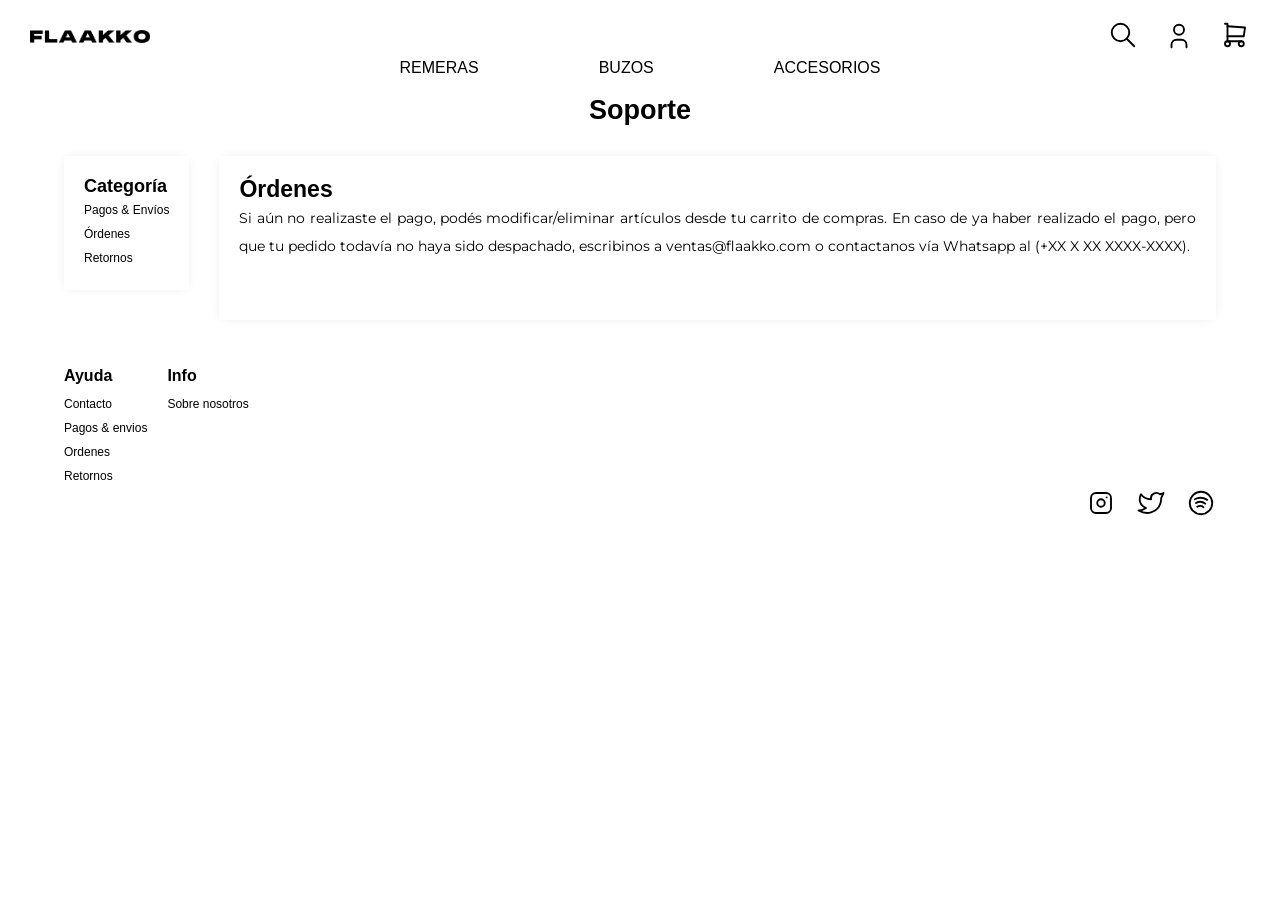
<file: pages/ordenes.html>
<!DOCTYPE html>
<html lang="en" dir="ltr">
  <head>
    <meta charset="utf-8">
    <meta name="viewport" content="width=device-width, initial-scale=1.0">
    <title>FLAAKKO | Órdenes</title>
    <meta name="description" content="Página de Soporte. Ropa unisex con estilo. Envíos a todos el país.">
    <meta name="keywords" content="ropa, soporte, ordenes, remeras, accesorios, buzos, unisex, streetwear">
    <link rel="preload" href="../css/normalize.css" as="style">
    <link rel="preload" href="../css/main.css" as="style">
    <link rel="stylesheet" href="../css/bootstrap.css">
    <link rel="stylesheet" href="../css/normalize.css">
    <link rel="stylesheet" href="../css/main.css">
    <link href="https://fonts.cdnfonts.com/css/monument-extended" rel="stylesheet">
    <link href="https://fonts.googleapis.com/css2?family=Montserrat:wght@400;700&display=swap" rel="stylesheet">
  </head>
  <body>
    <header class="header-pages">
      <div class="header-grid">
        <div class="logo">
          <a class="logo__link" href="../index.html">
            <img class="logo__nombre" src="../img/logo1 b.png" alt="logo flaakko">
          </a>
        </div>
        <nav class="navegacion">
          <a class="navegacion__enlace" href="404.html">
            <svg xmlns="http://www.w3.org/2000/svg" class="icon icon-tabler icon-tabler-search" width="30" height="30" viewBox="0 0 24 24" stroke-width="1.5" stroke="#000000" fill="none" stroke-linecap="round" stroke-linejoin="round">
              <path stroke="none" d="M0 0h24v24H0z" fill="none"/>
              <circle cx="10" cy="10" r="7" />
              <line x1="21" y1="21" x2="15" y2="15" />
            </svg>
          </a>
          <div class="navegacion__enlace">
            <!-- Button trigger modal -->
            <button type="button" class="navegacion__sign-in-modal" data-toggle="modal" data-target="#sign-in-modal">
              <svg xmlns="http://www.w3.org/2000/svg" class="icon icon-tabler icon-tabler-user" width="30" height="30" viewBox="0 0 24 24" stroke-width="1.5" stroke="#000000" fill="none" stroke-linecap="round" stroke-linejoin="round">
              <path stroke="none" d="M0 0h24v24H0z" fill="none"/>
              <circle cx="12" cy="7" r="4" />
              <path d="M6 21v-2a4 4 0 0 1 4 -4h4a4 4 0 0 1 4 4v2" />
              </svg>
            </button>
          </div>
          <a class="navegacion__enlace" href="carrito.html">
            <svg xmlns="http://www.w3.org/2000/svg" class="icon icon-tabler icon-tabler-shopping-cart" width="30" height="30" viewBox="0 0 24 24" stroke-width="1.5" stroke="#000000" fill="none" stroke-linecap="round" stroke-linejoin="round">
              <path stroke="none" d="M0 0h24v24H0z" fill="none"/>
              <circle cx="6" cy="19" r="2" />
              <circle cx="17" cy="19" r="2" />
              <path d="M17 17h-11v-14h-2" />
              <path d="M6 5l14 1l-1 7h-13" />
            </svg>
          </a>
        </nav>
        <nav class="navegacion2">
            <a class="navegacion2__enlace" href="remeras.html">Remeras</a>
            <a class="navegacion2__enlace" href="buzos.html">Buzos</a>
            <a class="navegacion2__enlace" href="accesorios.html">Accesorios</a>
        </nav>
      </div> <!-- .header-grid -->
    </header>

    <main class="main">
      <div class="contenedor">
        <section class="soporte">
          <h1 class="soporte__titulo no-margin">Soporte</h1>
          <div class="soporte__entrada">
            <h2 class="soporte__entrada-titulo no-margin">Órdenes</h2>
            <p class="soporte__parrafo">Si aún no realizaste el pago, podés modificar/eliminar artículos desde tu carrito de compras. En caso de ya haber realizado el pago, pero que tu pedido todavía no haya sido despachado, escribinos a ventas@flaakko.com o contactanos vía Whatsapp al (+XX X XX XXXX-XXXX).</p>
          </div>
          <aside class="soporte__aside">
            <h3 class="soporte__aside-titulo no-margin">Categoría</h3>
            <a href="pagos-envios.html" class="soporte__enlaces">Pagos & Envíos</a>
            <a href="ordenes.html" class="soporte__enlaces">Órdenes</a>
            <a href="retornos.html" class="soporte__enlaces">Retornos</a>
          </aside>
          <aside class="soporte__aside-responsive">
            <p class="soporte__aside-responsive-titulo">Categoría:</p>
            <select class="soporte__select" name="categoria-soporte">
              <option class="soporte__opcion" value="pagos">Pagos & envíos</option>
              <option class="soporte__opcion" value="pagos">Órdenes</option>
              <option class="soporte__opcion" value="pagos">Retornos</option>
            </select>
          </aside>

        </section>
      </div> <!-- .contenedor -->
    </main>

    <footer class="footer">
      <div class="contenedor">
        <div class="footer-grid">
          <section class="paginas">
            <div class="paginas__item">
              <p class="paginas__titulo-seccion no-margin">Ayuda</p>
              <a class="paginas__enlace" href="contacto.html">Contacto</a>
              <a class="paginas__enlace" href="pagos-envios.html">Pagos & envios</a>
              <a class="paginas__enlace" href="ordenes.html">Ordenes</a>
              <a class="paginas__enlace" href="retornos.html">Retornos</a>
            </div>
            <div class="paginas__item">
              <p class="paginas__titulo-seccion no-margin">Info</p>
              <a class="paginas__enlace" href="sobre-nosotros.html">Sobre nosotros</a>
            </div>
          </section>
          <section class="redes">
            <a class="redes__enlace" href="https://www.instagram.com/" target="_blank">
              <svg xmlns="http://www.w3.org/2000/svg" class="icon icon-tabler icon-tabler-brand-instagram" width="30" height="30" viewBox="0 0 24 24" stroke-width="1.5" stroke="#000000" fill="none" stroke-linecap="round" stroke-linejoin="round">
                <path stroke="none" d="M0 0h24v24H0z" fill="none"/>
                <rect x="4" y="4" width="16" height="16" rx="4" />
                <circle cx="12" cy="12" r="3" />
                <line x1="16.5" y1="7.5" x2="16.5" y2="7.501" />
              </svg>
            </a>
            <a class="redes__enlace" href="https://twitter.com/" target="_blank">
              <svg xmlns="http://www.w3.org/2000/svg" class="icon icon-tabler icon-tabler-brand-twitter" width="30" height="30" viewBox="0 0 24 24" stroke-width="1.5" stroke="#000000" fill="none" stroke-linecap="round" stroke-linejoin="round">
                <path stroke="none" d="M0 0h24v24H0z" fill="none"/>
                <path d="M22 4.01c-1 .49 -1.98 .689 -3 .99c-1.121 -1.265 -2.783 -1.335 -4.38 -.737s-2.643 2.06 -2.62 3.737v1c-3.245 .083 -6.135 -1.395 -8 -4c0 0 -4.182 7.433 4 11c-1.872 1.247 -3.739 2.088 -6 2c3.308 1.803 6.913 2.423 10.034 1.517c3.58 -1.04 6.522 -3.723 7.651 -7.742a13.84 13.84 0 0 0 .497 -3.753c-.002 -.249 1.51 -2.772 1.818 -4.013z" />
              </svg>
            </a>
            <a class="redes__enlace" href="https://www.spotify.com/" target="_blank">
              <svg xmlns="http://www.w3.org/2000/svg" class="icon icon-tabler icon-tabler-brand-spotify" width="30" height="30" viewBox="0 0 24 24" stroke-width="1.5" stroke="#000000" fill="none" stroke-linecap="round" stroke-linejoin="round">
                <path stroke="none" d="M0 0h24v24H0z" fill="none"/>
                <circle cx="12" cy="12" r="9" />
                <path d="M8 11.973c2.5 -1.473 5.5 -.973 7.5 .527" />
                <path d="M9 15c1.5 -1 4 -1 5 .5" />
                <path d="M7 9c2 -1 6 -2 10 .5" />
              </svg>
            </a>
          </section>
        </div> <!-- .footer-grid -->
      </div> <!-- .contenedor -->
    </footer>

    <!-- Modal Sign-In -->
    <div class="modal fade" id="sign-in-modal" tabindex="-1" role="dialog" aria-labelledby="exampleModalCenterTitle" aria-hidden="true">
      <div class="modal-dialog modal-dialog-centered" role="document">
        <div class="modal-content">
          <div class="modal-header">
            <h5 class="modal-title" id="sign-in-exampleModalLongTitle">Iniciar sesion</h5>
            <button type="button" class="close navegacion__sign-in-modal-close" data-dismiss="modal" aria-label="Close">
              <span aria-hidden="true">&times;</span>
            </button>
          </div>
          <div class="modal-body">
            <form class="navegacion__sign-in-modal-form" action="" method="">
              <label class="block" for="email-sign-in">Tu email*</label>
              <input class="modal--input block" type="email" name="email-sign-in" id="email-sign-in" value="" placeholder="tuemail@mail.com" required>
              <br>

                <label class="block" for="password-sign-in">Tu contraseña*</label>
              <input class="modal--input block" type="password" name="password-sign-in" id="password-sign-in" value="" required>
              <br>
            </form>
          </div>
          <div class="modal-footer">
            <button type="button" class="btn btn-secondary modal--boton-secundario" data-dismiss="modal">Cerrar</button>
            <button type="button" class="btn btn-primary modal--boton-primario">Entrar</button>
          </div>
        </div>
      </div>
    </div>

    <script src="https://code.jquery.com/jquery-3.3.1.slim.min.js" integrity="sha384-q8i/X+965DzO0rT7abK41JStQIAqVgRVzpbzo5smXKp4YfRvH+8abtTE1Pi6jizo" crossorigin="anonymous"></script>
    <script src="https://cdnjs.cloudflare.com/ajax/libs/popper.js/1.14.7/umd/popper.min.js" integrity="sha384-UO2eT0CpHqdSJQ6hJty5KVphtPhzWj9WO1clHTMGa3JDZwrnQq4sF86dIHNDz0W1" crossorigin="anonymous"></script>
    <script src="https://stackpath.bootstrapcdn.com/bootstrap/4.3.1/js/bootstrap.min.js" integrity="sha384-JjSmVgyd0p3pXB1rRibZUAYoIIy6OrQ6VrjIEaFf/nJGzIxFDsf4x0xIM+B07jRM" crossorigin="anonymous"></script>
    <script src="https://cdn.jsdelivr.net/npm/bootstrap@5.1.0/dist/js/bootstrap.min.js" integrity="sha384-cn7l7gDp0eyniUwwAZgrzD06kc/tftFf19TOAs2zVinnD/C7E91j9yyk5//jjpt/" crossorigin="anonymous"></script>

  </body>
</html>
</file>
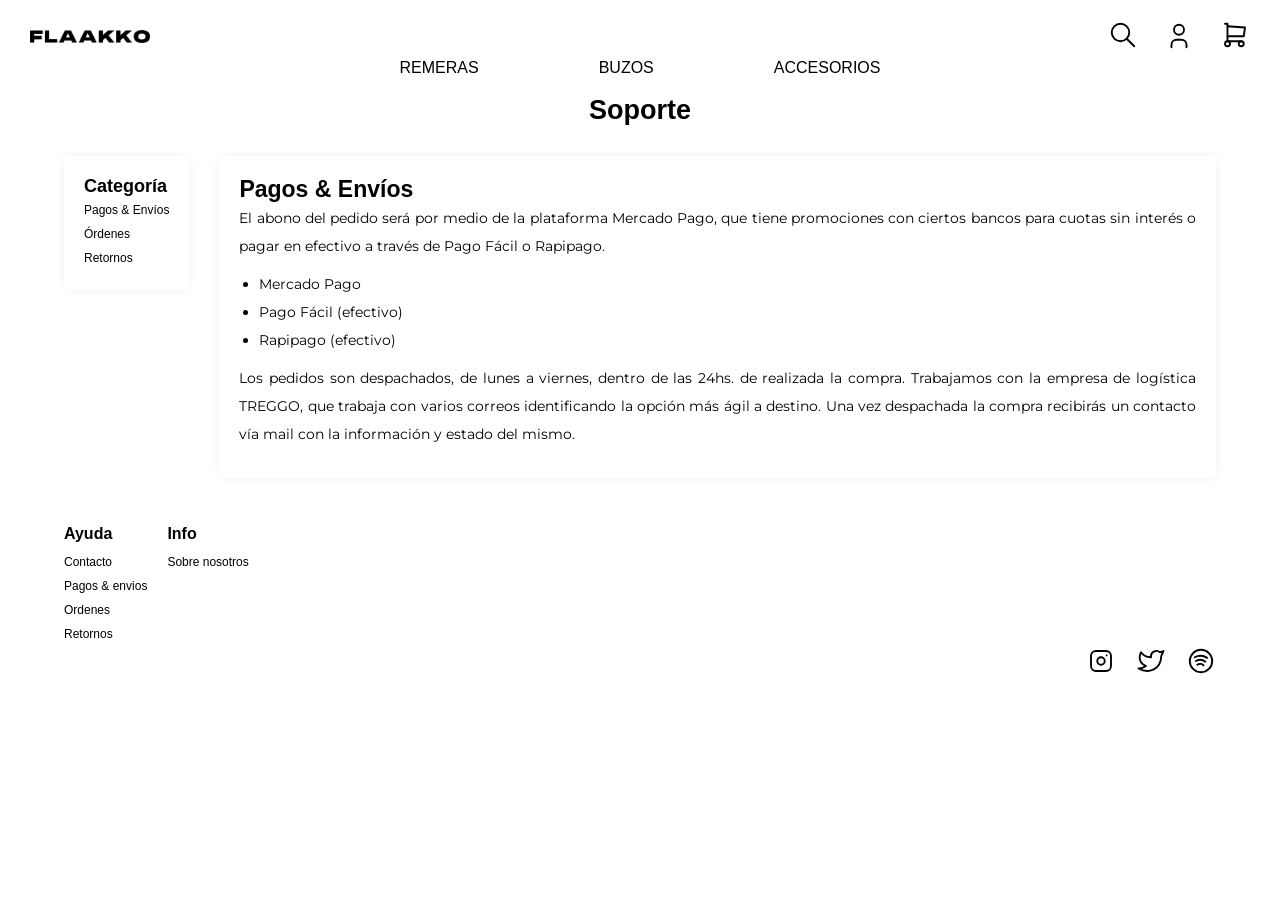
<file: pages/pagos-envios.html>
<!DOCTYPE html>
<html lang="en" dir="ltr">
  <head>
    <meta charset="utf-8">
    <meta name="viewport" content="width=device-width, initial-scale=1.0">
    <title>FLAAKKO | Pagos & Envíos</title>
    <meta name="description" content="Página de Soporte. Ropa unisex con estilo. Envíos a todos el país.">
    <meta name="keywords" content="ropa, soporte, pagos, envios, remeras, accesorios, buzos, unisex, streetwear">
    <link rel="preload" href="../css/normalize.css" as="style">
    <link rel="preload" href="../css/main.css" as="style">
    <link rel="stylesheet" href="../css/bootstrap.css">
    <link rel="stylesheet" href="../css/normalize.css">
    <link rel="stylesheet" href="../css/main.css">
    <link href="https://fonts.cdnfonts.com/css/monument-extended" rel="stylesheet">
    <link href="https://fonts.googleapis.com/css2?family=Montserrat:wght@400;700&display=swap" rel="stylesheet">
  </head>
  <body>
    <header class="header-pages">
      <div class="header-grid">
        <div class="logo">
          <a class="logo__link" href="../index.html">
            <img class="logo__nombre" src="../img/logo1 b.png" alt="logo flaakko">
          </a>
        </div>
        <nav class="navegacion">
          <a class="navegacion__enlace" href="404.html">
            <svg xmlns="http://www.w3.org/2000/svg" class="icon icon-tabler icon-tabler-search" width="30" height="30" viewBox="0 0 24 24" stroke-width="1.5" stroke="#000000" fill="none" stroke-linecap="round" stroke-linejoin="round">
              <path stroke="none" d="M0 0h24v24H0z" fill="none"/>
              <circle cx="10" cy="10" r="7" />
              <line x1="21" y1="21" x2="15" y2="15" />
            </svg>
          </a>
          <div class="navegacion__enlace">
            <!-- Button trigger modal -->
            <button type="button" class="navegacion__sign-in-modal" data-toggle="modal" data-target="#sign-in-modal">
              <svg xmlns="http://www.w3.org/2000/svg" class="icon icon-tabler icon-tabler-user" width="30" height="30" viewBox="0 0 24 24" stroke-width="1.5" stroke="#000000" fill="none" stroke-linecap="round" stroke-linejoin="round">
              <path stroke="none" d="M0 0h24v24H0z" fill="none"/>
              <circle cx="12" cy="7" r="4" />
              <path d="M6 21v-2a4 4 0 0 1 4 -4h4a4 4 0 0 1 4 4v2" />
              </svg>
            </button>
          </div>
          <a class="navegacion__enlace" href="carrito.html">
            <svg xmlns="http://www.w3.org/2000/svg" class="icon icon-tabler icon-tabler-shopping-cart" width="30" height="30" viewBox="0 0 24 24" stroke-width="1.5" stroke="#000000" fill="none" stroke-linecap="round" stroke-linejoin="round">
              <path stroke="none" d="M0 0h24v24H0z" fill="none"/>
              <circle cx="6" cy="19" r="2" />
              <circle cx="17" cy="19" r="2" />
              <path d="M17 17h-11v-14h-2" />
              <path d="M6 5l14 1l-1 7h-13" />
            </svg>
          </a>
        </nav>
        <nav class="navegacion2">
            <a class="navegacion2__enlace" href="remeras.html">Remeras</a>
            <a class="navegacion2__enlace" href="buzos.html">Buzos</a>
            <a class="navegacion2__enlace" href="accesorios.html">Accesorios</a>
        </nav>
      </div> <!-- .header-grid -->
    </header>

    <main class="main">
      <div class="contenedor">
        <section class="soporte">
          <h1 class="soporte__titulo no-margin">Soporte</h1>
          <div class="soporte__entrada">
            <h2 class="soporte__entrada-titulo no-margin">Pagos & Envíos</h2>
            <p class="soporte__parrafo">El abono del pedido será por medio de la plataforma Mercado Pago, que tiene promociones con ciertos bancos para cuotas sin interés o pagar en efectivo a través de Pago Fácil o Rapipago.</p>
            <ul class="soporte__lista">
              <li class="soporte__lista-item">Mercado Pago</li>
              <li class="soporte__lista-item">Pago Fácil (efectivo)</li>
              <li class="soporte__lista-item">Rapipago (efectivo)</li>
            </ul>
            <p class="soporte__parrafo">Los pedidos son despachados, de lunes a viernes, dentro de las 24hs. de realizada la compra. Trabajamos con la empresa de logística TREGGO, que trabaja con varios correos identificando la opción más ágil a destino. Una vez despachada la compra recibirás un contacto vía mail con la información y estado del mismo.</p>
          </div>
          <aside class="soporte__aside">
            <h3 class="soporte__aside-titulo no-margin">Categoría</h3>
            <a href="pagos-envios.html" class="soporte__enlaces">Pagos & Envíos</a>
            <a href="ordenes.html" class="soporte__enlaces">Órdenes</a>
            <a href="retornos.html" class="soporte__enlaces">Retornos</a>
          </aside>
          <aside class="soporte__aside-responsive">
            <p class="soporte__aside-responsive-titulo">Categoría:</p>
            <select class="soporte__select" name="categoria-soporte">
              <option class="soporte__opcion" value="pagos">Pagos & envíos</option>
              <option class="soporte__opcion" value="pagos">Órdenes</option>
              <option class="soporte__opcion" value="pagos">Retornos</option>
            </select>
          </aside>

        </section>
      </div> <!-- .contenedor -->
    </main>

    <footer class="footer">
      <div class="contenedor">
        <div class="footer-grid">
          <section class="paginas">
            <div class="paginas__item">
              <p class="paginas__titulo-seccion no-margin">Ayuda</p>
              <a class="paginas__enlace" href="contacto.html">Contacto</a>
              <a class="paginas__enlace" href="pagos-envios.html">Pagos & envios</a>
              <a class="paginas__enlace" href="ordenes.html">Ordenes</a>
              <a class="paginas__enlace" href="retornos.html">Retornos</a>
            </div>
            <div class="paginas__item">
              <p class="paginas__titulo-seccion no-margin">Info</p>
              <a class="paginas__enlace" href="sobre-nosotros.html">Sobre nosotros</a>
            </div>
          </section>
          <section class="redes">
            <a class="redes__enlace" href="https://www.instagram.com/" target="_blank">
              <svg xmlns="http://www.w3.org/2000/svg" class="icon icon-tabler icon-tabler-brand-instagram" width="30" height="30" viewBox="0 0 24 24" stroke-width="1.5" stroke="#000000" fill="none" stroke-linecap="round" stroke-linejoin="round">
                <path stroke="none" d="M0 0h24v24H0z" fill="none"/>
                <rect x="4" y="4" width="16" height="16" rx="4" />
                <circle cx="12" cy="12" r="3" />
                <line x1="16.5" y1="7.5" x2="16.5" y2="7.501" />
              </svg>
            </a>
            <a class="redes__enlace" href="https://twitter.com/" target="_blank">
              <svg xmlns="http://www.w3.org/2000/svg" class="icon icon-tabler icon-tabler-brand-twitter" width="30" height="30" viewBox="0 0 24 24" stroke-width="1.5" stroke="#000000" fill="none" stroke-linecap="round" stroke-linejoin="round">
                <path stroke="none" d="M0 0h24v24H0z" fill="none"/>
                <path d="M22 4.01c-1 .49 -1.98 .689 -3 .99c-1.121 -1.265 -2.783 -1.335 -4.38 -.737s-2.643 2.06 -2.62 3.737v1c-3.245 .083 -6.135 -1.395 -8 -4c0 0 -4.182 7.433 4 11c-1.872 1.247 -3.739 2.088 -6 2c3.308 1.803 6.913 2.423 10.034 1.517c3.58 -1.04 6.522 -3.723 7.651 -7.742a13.84 13.84 0 0 0 .497 -3.753c-.002 -.249 1.51 -2.772 1.818 -4.013z" />
              </svg>
            </a>
            <a class="redes__enlace" href="https://www.spotify.com/" target="_blank">
              <svg xmlns="http://www.w3.org/2000/svg" class="icon icon-tabler icon-tabler-brand-spotify" width="30" height="30" viewBox="0 0 24 24" stroke-width="1.5" stroke="#000000" fill="none" stroke-linecap="round" stroke-linejoin="round">
                <path stroke="none" d="M0 0h24v24H0z" fill="none"/>
                <circle cx="12" cy="12" r="9" />
                <path d="M8 11.973c2.5 -1.473 5.5 -.973 7.5 .527" />
                <path d="M9 15c1.5 -1 4 -1 5 .5" />
                <path d="M7 9c2 -1 6 -2 10 .5" />
              </svg>
            </a>
          </section>
        </div> <!-- .footer-grid -->
      </div> <!-- .contenedor -->
    </footer>

    <!-- Modal Sign-In -->
    <div class="modal fade" id="sign-in-modal" tabindex="-1" role="dialog" aria-labelledby="exampleModalCenterTitle" aria-hidden="true">
      <div class="modal-dialog modal-dialog-centered" role="document">
        <div class="modal-content">
          <div class="modal-header">
            <h5 class="modal-title" id="sign-in-exampleModalLongTitle">Iniciar sesion</h5>
            <button type="button" class="close navegacion__sign-in-modal-close" data-dismiss="modal" aria-label="Close">
              <span aria-hidden="true">&times;</span>
            </button>
          </div>
          <div class="modal-body">
            <form class="navegacion__sign-in-modal-form" action="" method="">
              <label class="block" for="email-sign-in">Tu email*</label>
              <input class="modal--input block" type="email" name="email-sign-in" id="email-sign-in" value="" placeholder="tuemail@mail.com" required>
              <br>

                <label class="block" for="password-sign-in">Tu contraseña*</label>
              <input class="modal--input block" type="password" name="password-sign-in" id="password-sign-in" value="" required>
              <br>
            </form>
          </div>
          <div class="modal-footer">
            <button type="button" class="btn btn-secondary modal--boton-secundario" data-dismiss="modal">Cerrar</button>
            <button type="button" class="btn btn-primary modal--boton-primario">Entrar</button>
          </div>
        </div>
      </div>
    </div>

    <script src="https://code.jquery.com/jquery-3.3.1.slim.min.js" integrity="sha384-q8i/X+965DzO0rT7abK41JStQIAqVgRVzpbzo5smXKp4YfRvH+8abtTE1Pi6jizo" crossorigin="anonymous"></script>
    <script src="https://cdnjs.cloudflare.com/ajax/libs/popper.js/1.14.7/umd/popper.min.js" integrity="sha384-UO2eT0CpHqdSJQ6hJty5KVphtPhzWj9WO1clHTMGa3JDZwrnQq4sF86dIHNDz0W1" crossorigin="anonymous"></script>
    <script src="https://stackpath.bootstrapcdn.com/bootstrap/4.3.1/js/bootstrap.min.js" integrity="sha384-JjSmVgyd0p3pXB1rRibZUAYoIIy6OrQ6VrjIEaFf/nJGzIxFDsf4x0xIM+B07jRM" crossorigin="anonymous"></script>
    <script src="https://cdn.jsdelivr.net/npm/bootstrap@5.1.0/dist/js/bootstrap.min.js" integrity="sha384-cn7l7gDp0eyniUwwAZgrzD06kc/tftFf19TOAs2zVinnD/C7E91j9yyk5//jjpt/" crossorigin="anonymous"></script>

  </body>
</html>
</file>
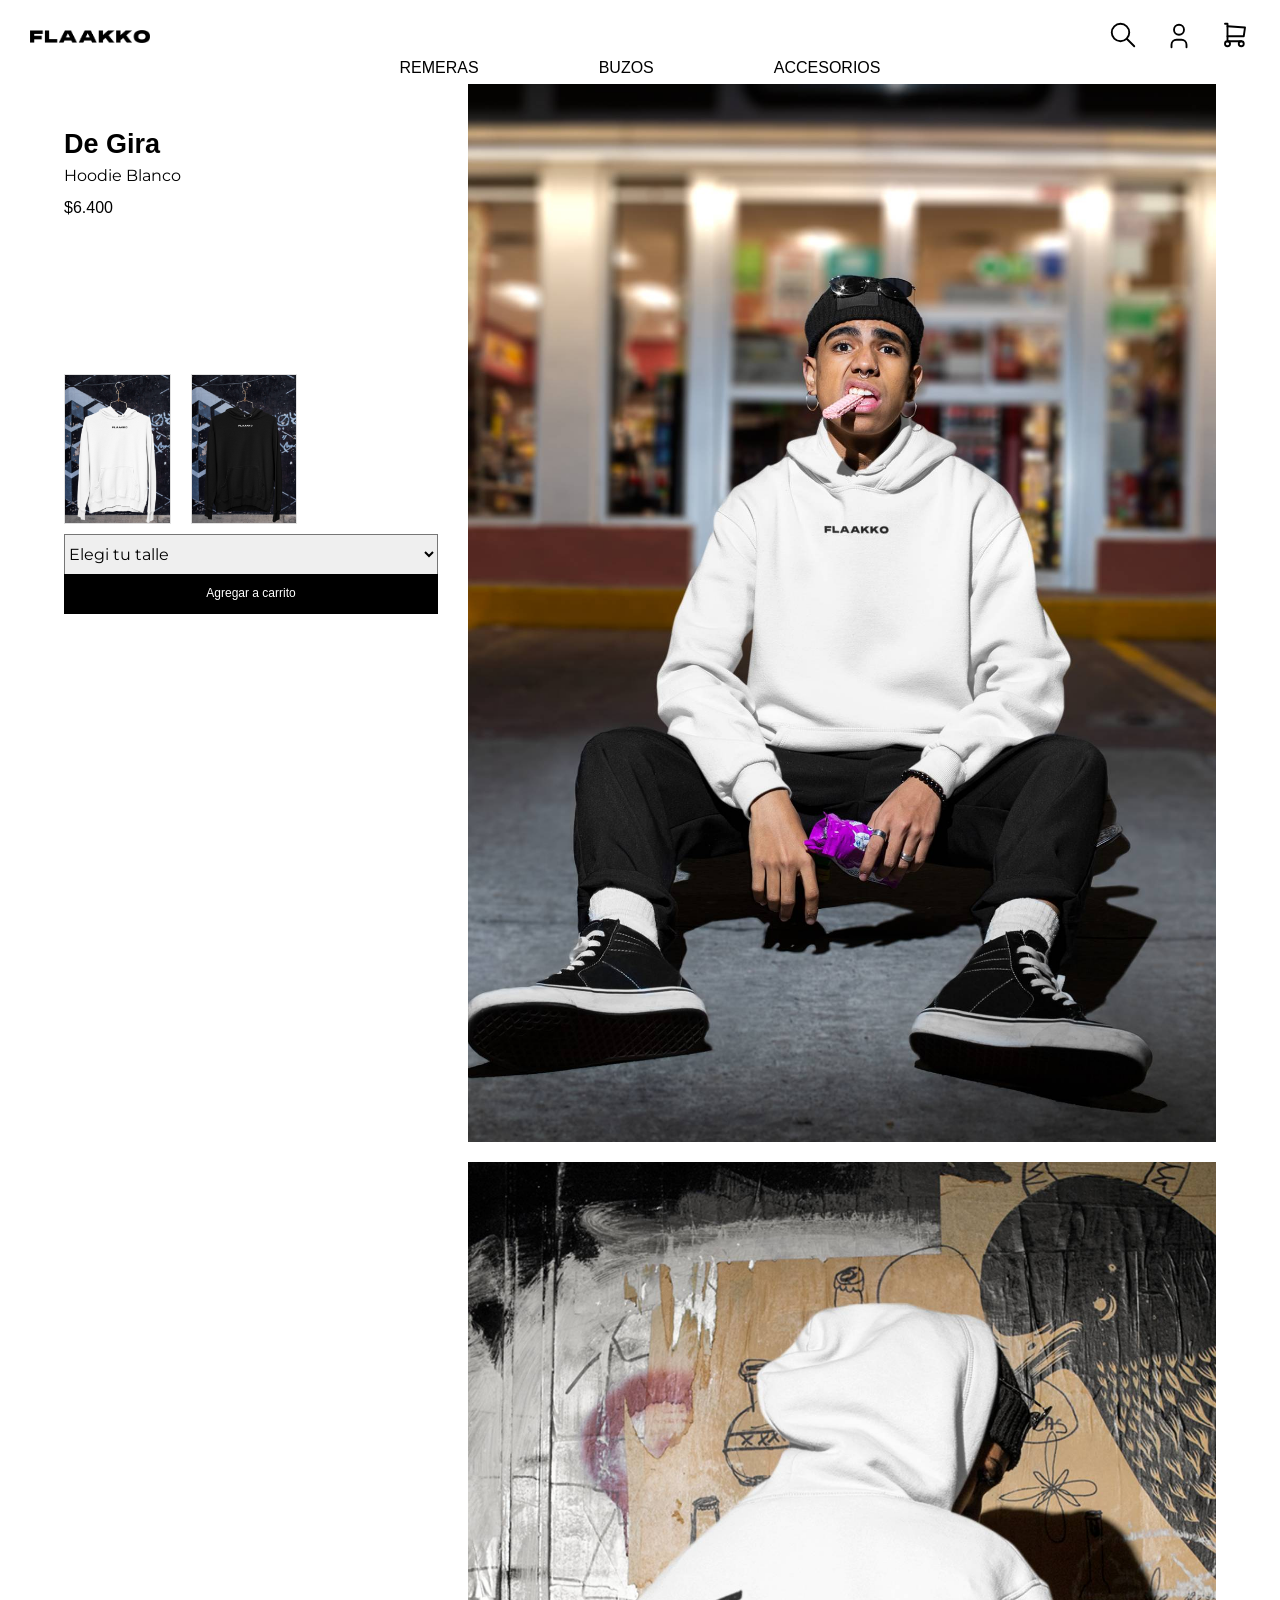
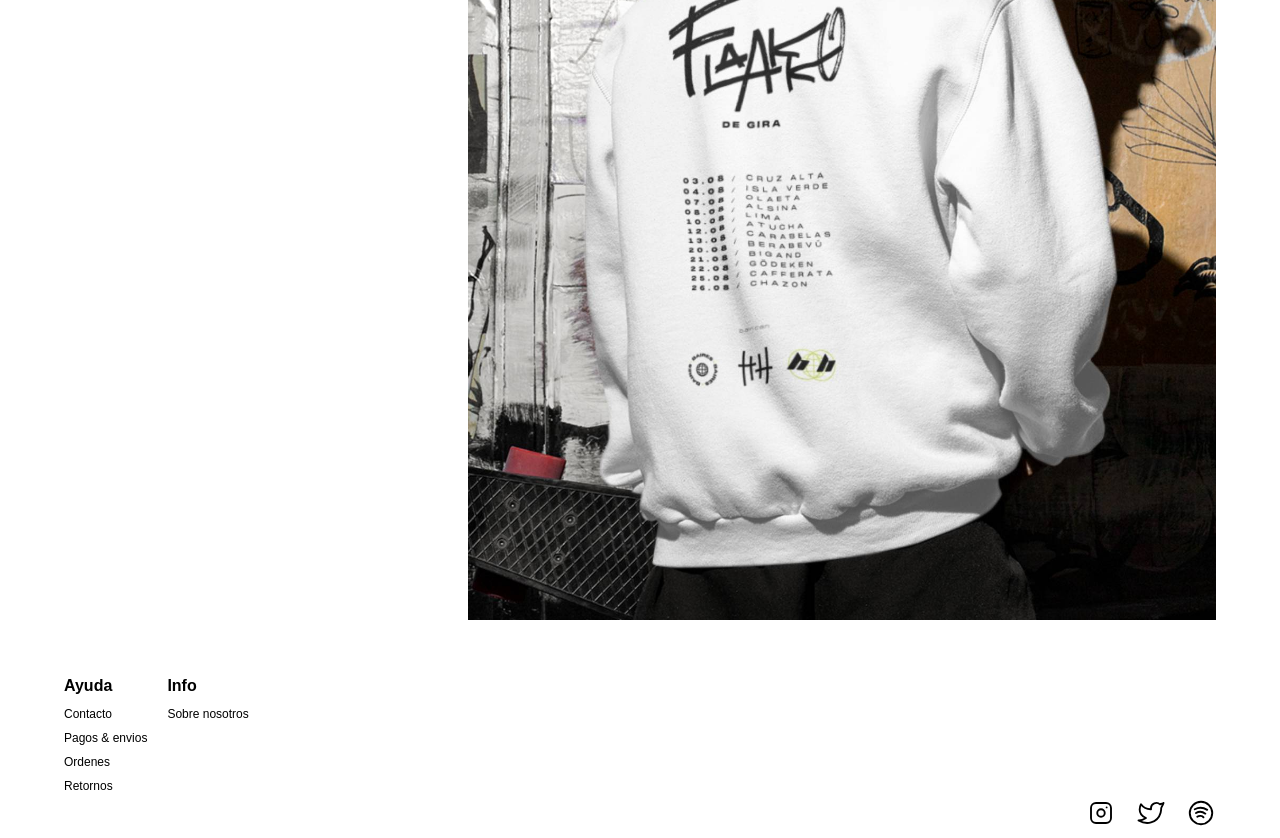
<file: pages/producto.html>
<!DOCTYPE html>
<html lang="en" dir="ltr">
  <head>
    <meta charset="utf-8">
    <meta name="viewport" content="width=device-width, initial-scale=1.0">
    <title>FLAAKKO | Producto</title>
    <meta name="description" content="Nombre Producto. Ropa unisex con estilo. Envíos a todos el país.">
    <meta name="keywords" content="ropa, producto, remeras, accesorios, buzos, unisex, streetwear">
    <link rel="preload" href="../css/normalize.css" as="style">
    <link rel="preload" href="../css/main.css" as="style">
    <link rel="stylesheet" href="../css/bootstrap.css">
    <link rel="stylesheet" href="../css/normalize.css">
    <link rel="stylesheet" href="../css/main.css">
    <link href="https://fonts.cdnfonts.com/css/monument-extended" rel="stylesheet">
    <link href="https://fonts.googleapis.com/css2?family=Montserrat:wght@400;700&display=swap" rel="stylesheet">
  </head>
  <body>
    <header class="header-pages">
      <div class="header-grid">
        <div class="logo">
          <a class="logo__link" href="../index.html">
            <img class="logo__nombre" src="../img/logo1 b.png" alt="logo flaakko">
          </a>
        </div>
        <nav class="navegacion">
          <a class="navegacion__enlace" href="404.html">
            <svg xmlns="http://www.w3.org/2000/svg" class="icon icon-tabler icon-tabler-search" width="30" height="30" viewBox="0 0 24 24" stroke-width="1.5" stroke="#000000" fill="none" stroke-linecap="round" stroke-linejoin="round">
              <path stroke="none" d="M0 0h24v24H0z" fill="none"/>
              <circle cx="10" cy="10" r="7" />
              <line x1="21" y1="21" x2="15" y2="15" />
            </svg>
          </a>
          <div class="navegacion__enlace">
            <!-- Button trigger modal -->
            <button type="button" class="navegacion__sign-in-modal" data-toggle="modal" data-target="#sign-in-modal">
              <svg xmlns="http://www.w3.org/2000/svg" class="icon icon-tabler icon-tabler-user" width="30" height="30" viewBox="0 0 24 24" stroke-width="1.5" stroke="#000000" fill="none" stroke-linecap="round" stroke-linejoin="round">
              <path stroke="none" d="M0 0h24v24H0z" fill="none"/>
              <circle cx="12" cy="7" r="4" />
              <path d="M6 21v-2a4 4 0 0 1 4 -4h4a4 4 0 0 1 4 4v2" />
              </svg>
            </button>
          </div>
          <a class="navegacion__enlace" href="carrito.html">
            <svg xmlns="http://www.w3.org/2000/svg" class="icon icon-tabler icon-tabler-shopping-cart" width="30" height="30" viewBox="0 0 24 24" stroke-width="1.5" stroke="#000000" fill="none" stroke-linecap="round" stroke-linejoin="round">
              <path stroke="none" d="M0 0h24v24H0z" fill="none"/>
              <circle cx="6" cy="19" r="2" />
              <circle cx="17" cy="19" r="2" />
              <path d="M17 17h-11v-14h-2" />
              <path d="M6 5l14 1l-1 7h-13" />
            </svg>
          </a>
        </nav>
        <nav class="navegacion2">
            <a class="navegacion2__enlace" href="remeras.html">Remeras</a>
            <a class="navegacion2__enlace" href="buzos.html">Buzos</a>
            <a class="navegacion2__enlace" href="accesorios.html">Accesorios</a>
        </nav>
      </div> <!-- .header-grid -->
    </header>

    <main class="main">
      <div class="contenedor">
        <section class="producto">
          <div class="producto__sticky">
            <div class="producto__info">
              <h1 class="producto__nombre no-margin">De Gira</h1>
              <p class="producto__detalle no-margin">Hoodie Blanco</p>
              <p class="producto__precio no-margin">$6.400</p>
              <div class="producto__color">
                <img class="producto__miniatura" src="../img/producto-blanco-1-miniatura.jpg" alt="">
                <img class="producto__miniatura" src="../img/producto-negro-1-miniatura.jpg" alt="">
              </div>
              <form id="form-producto" class="" action="" >
                <select id="talle-producto" class="producto__talle" name="" required>
                  <option value="" disabled selected>Elegi tu talle</option>
                  <option value="XS">XS</option>
                  <option value="S">S</option>
                  <option value="M">M</option>
                  <option value="L">L</option>
                  <option value="XL">XL</option>
                </select>
                <button class="producto__boton" type="submit" name="button">Agregar a carrito</button>
                <br></br>
                <div id="exito-producto">

                </div>
              </form>

            </div> <!-- .producto__info -->
          </div> <!-- .producto__sticky -->

          <div class="producto__sticky-responsive">
            <div class="producto__info-responsive">
              <p class="producto__nombre-responsive no-margin">Hoodie <span>De Gira</span> blanco</p>
              <p class="producto__precio-responsive no-margin">$6.400</p>
              <select class="producto__talle-responsive" name="">
                <option value="xs" disabled selected>Elegi tu talle</option>
                <option value="xs">XS</option>
                <option value="s">S</option>
                <option value="m">M</option>
                <option value="l">L</option>
                <option value="xl">XL</option>
              </select>
              <button class="producto__boton-responsive" type="submit" name="button">Agregar a carrito</button>
            </div> <!-- .producto__info-responsive -->
          </div> <!-- .producto__sticky-responsive -->

          <div class="producto__img">
            <img src="../img/productos-hoodie-blanco-1.jpg" alt="">
            <img src="../img/productos-hoodie-blanco-2.jpg" alt="">
          </div>
        </section>
      </div> <!-- .contenedor -->
    </main>

    <footer class="footer">
      <div class="contenedor">
        <div class="footer-grid">
          <section class="paginas">
            <div class="paginas__item">
              <p class="paginas__titulo-seccion no-margin">Ayuda</p>
              <a class="paginas__enlace" href="contacto.html">Contacto</a>
              <a class="paginas__enlace" href="pagos-envios.html">Pagos & envios</a>
              <a class="paginas__enlace" href="ordenes.html">Ordenes</a>
              <a class="paginas__enlace" href="retornos.html">Retornos</a>
            </div>
            <div class="paginas__item">
              <p class="paginas__titulo-seccion no-margin">Info</p>
              <a class="paginas__enlace" href="sobre-nosotros.html">Sobre nosotros</a>
            </div>
          </section>
          <section class="redes">
            <a class="redes__enlace" href="https://www.instagram.com/" target="_blank">
              <svg xmlns="http://www.w3.org/2000/svg" class="icon icon-tabler icon-tabler-brand-instagram" width="30" height="30" viewBox="0 0 24 24" stroke-width="1.5" stroke="#000000" fill="none" stroke-linecap="round" stroke-linejoin="round">
                <path stroke="none" d="M0 0h24v24H0z" fill="none"/>
                <rect x="4" y="4" width="16" height="16" rx="4" />
                <circle cx="12" cy="12" r="3" />
                <line x1="16.5" y1="7.5" x2="16.5" y2="7.501" />
              </svg>
            </a>
            <a class="redes__enlace" href="https://twitter.com/" target="_blank">
              <svg xmlns="http://www.w3.org/2000/svg" class="icon icon-tabler icon-tabler-brand-twitter" width="30" height="30" viewBox="0 0 24 24" stroke-width="1.5" stroke="#000000" fill="none" stroke-linecap="round" stroke-linejoin="round">
                <path stroke="none" d="M0 0h24v24H0z" fill="none"/>
                <path d="M22 4.01c-1 .49 -1.98 .689 -3 .99c-1.121 -1.265 -2.783 -1.335 -4.38 -.737s-2.643 2.06 -2.62 3.737v1c-3.245 .083 -6.135 -1.395 -8 -4c0 0 -4.182 7.433 4 11c-1.872 1.247 -3.739 2.088 -6 2c3.308 1.803 6.913 2.423 10.034 1.517c3.58 -1.04 6.522 -3.723 7.651 -7.742a13.84 13.84 0 0 0 .497 -3.753c-.002 -.249 1.51 -2.772 1.818 -4.013z" />
              </svg>
            </a>
            <a class="redes__enlace" href="https://www.spotify.com/" target="_blank">
              <svg xmlns="http://www.w3.org/2000/svg" class="icon icon-tabler icon-tabler-brand-spotify" width="30" height="30" viewBox="0 0 24 24" stroke-width="1.5" stroke="#000000" fill="none" stroke-linecap="round" stroke-linejoin="round">
                <path stroke="none" d="M0 0h24v24H0z" fill="none"/>
                <circle cx="12" cy="12" r="9" />
                <path d="M8 11.973c2.5 -1.473 5.5 -.973 7.5 .527" />
                <path d="M9 15c1.5 -1 4 -1 5 .5" />
                <path d="M7 9c2 -1 6 -2 10 .5" />
              </svg>
            </a>
          </section>
        </div> <!-- .footer-grid -->
      </div> <!-- .contenedor -->
    </footer>

    <!-- Modal Sign-In -->
    <div class="modal fade" id="sign-in-modal" tabindex="-1" role="dialog" aria-labelledby="exampleModalCenterTitle" aria-hidden="true">
      <div class="modal-dialog modal-dialog-centered" role="document">
        <div class="modal-content">
          <div class="modal-header">
            <h5 class="modal-title" id="sign-in-exampleModalLongTitle">Iniciar sesion</h5>
            <button type="button" class="close navegacion__sign-in-modal-close" data-dismiss="modal" aria-label="Close">
              <span aria-hidden="true">&times;</span>
            </button>
          </div>
          <div class="modal-body">
            <form class="navegacion__sign-in-modal-form" action="" method="">
              <label class="block" for="email-sign-in">Tu email*</label>
              <input class="modal--input block" type="email" name="email-sign-in" id="email-sign-in" value="" placeholder="tuemail@mail.com" required>
              <br>

                <label class="block" for="password-sign-in">Tu contraseña*</label>
              <input class="modal--input block" type="password" name="password-sign-in" id="password-sign-in" value="" required>
              <br>
            </form>
          </div>
          <div class="modal-footer">
            <button type="button" class="btn btn-secondary modal--boton-secundario" data-dismiss="modal">Cerrar</button>
            <button type="button" class="btn btn-primary modal--boton-primario">Entrar</button>
          </div>
        </div>
      </div>
    </div>


    <script src="https://code.jquery.com/jquery-3.3.1.slim.min.js" integrity="sha384-q8i/X+965DzO0rT7abK41JStQIAqVgRVzpbzo5smXKp4YfRvH+8abtTE1Pi6jizo" crossorigin="anonymous"></script>
    <script src="https://cdnjs.cloudflare.com/ajax/libs/popper.js/1.14.7/umd/popper.min.js" integrity="sha384-UO2eT0CpHqdSJQ6hJty5KVphtPhzWj9WO1clHTMGa3JDZwrnQq4sF86dIHNDz0W1" crossorigin="anonymous"></script>
    <script src="https://stackpath.bootstrapcdn.com/bootstrap/4.3.1/js/bootstrap.min.js" integrity="sha384-JjSmVgyd0p3pXB1rRibZUAYoIIy6OrQ6VrjIEaFf/nJGzIxFDsf4x0xIM+B07jRM" crossorigin="anonymous"></script>
    <script src="https://cdn.jsdelivr.net/npm/bootstrap@5.1.0/dist/js/bootstrap.min.js" integrity="sha384-cn7l7gDp0eyniUwwAZgrzD06kc/tftFf19TOAs2zVinnD/C7E91j9yyk5//jjpt/" crossorigin="anonymous"></script>
    <script src="../js/main.js"></script>
    <script src="../js/producto.js"></script>

  </body>
</html>
</file>
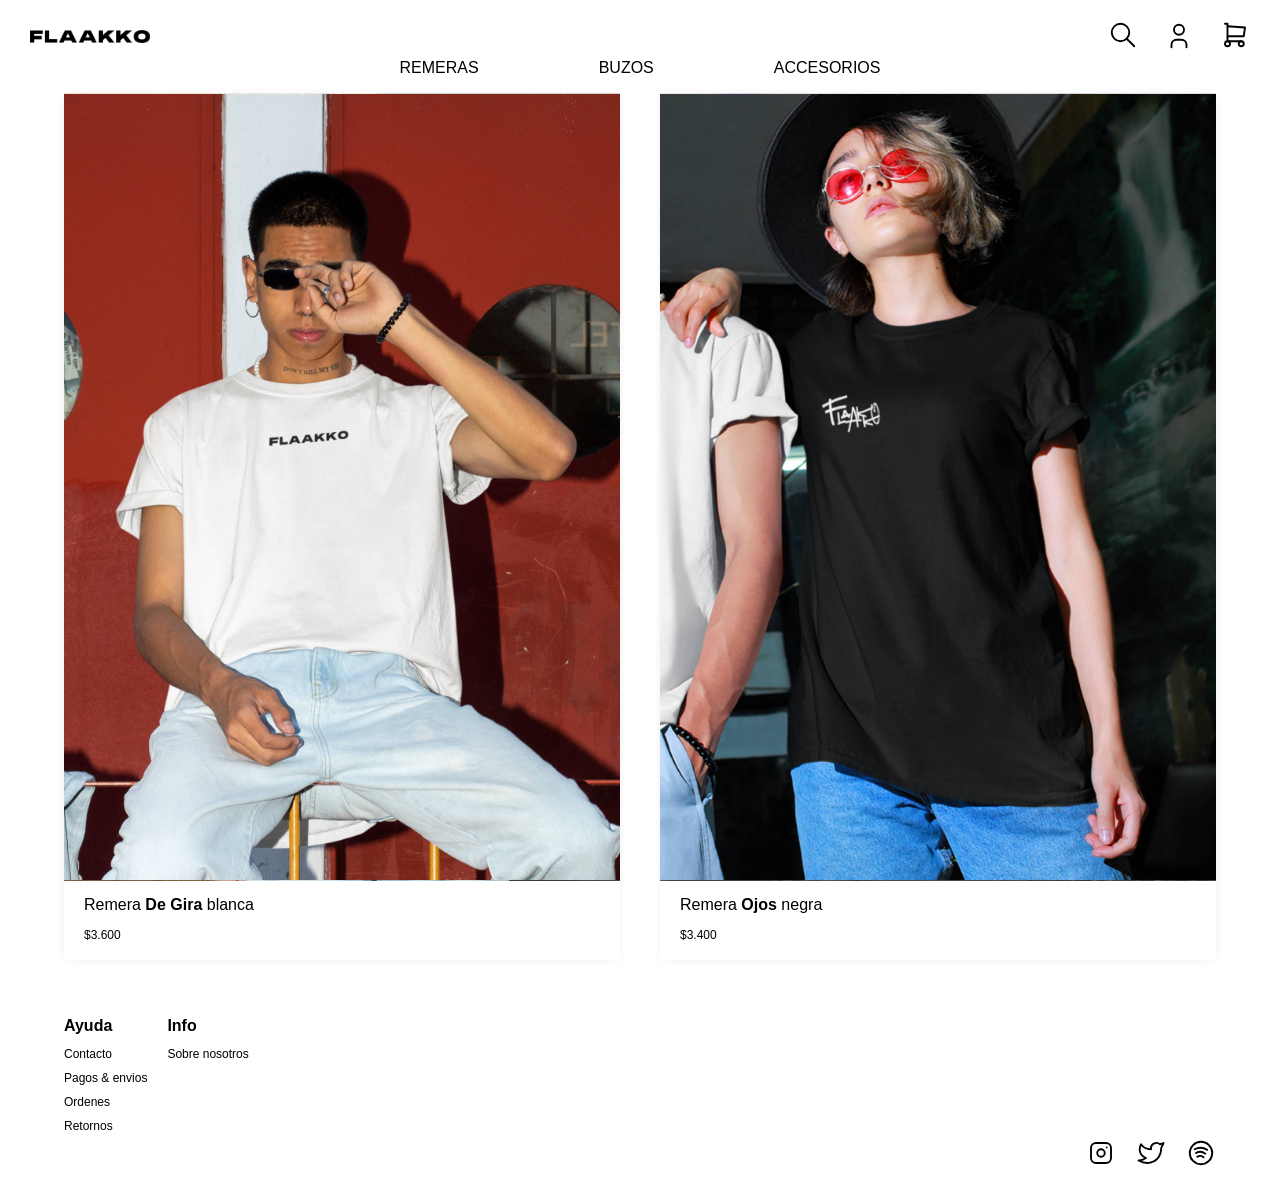
<file: pages/remeras.html>
<!DOCTYPE html>
<html lang="en" dir="ltr">
  <head>
    <meta charset="utf-8">
    <meta name="viewport" content="width=device-width, initial-scale=1.0">
    <title>FLAAKKO | Remeras</title>
    <meta name="description" content="Colección de remeras. Ropa unisex con estilo. Envíos a todos el país.">
    <meta name="keywords" content="ropa, remeras, unisex, streetwear">
    <link rel="preload" href="../css/normalize.css" as="style">
    <link rel="preload" href="../css/main.css" as="style">
    <link rel="stylesheet" href="../css/bootstrap.css">
    <link rel="stylesheet" href="../css/normalize.css">
    <link rel="stylesheet" href="../css/main.css">
    <link href="https://fonts.cdnfonts.com/css/monument-extended" rel="stylesheet">
    <link href="https://fonts.googleapis.com/css2?family=Montserrat:wght@400;700&display=swap" rel="stylesheet">
  </head>
  <body>
    <header class="header-pages">
      <div class="header-grid">
        <div class="logo">
          <a class="logo__link" href="../index.html">
            <img class="logo__nombre" src="../img/logo1 b.png" alt="logo flaakko">
          </a>
        </div>
        <nav class="navegacion">
          <a class="navegacion__enlace" href="404.html">
            <svg xmlns="http://www.w3.org/2000/svg" class="icon icon-tabler icon-tabler-search" width="30" height="30" viewBox="0 0 24 24" stroke-width="1.5" stroke="#000000" fill="none" stroke-linecap="round" stroke-linejoin="round">
              <path stroke="none" d="M0 0h24v24H0z" fill="none"/>
              <circle cx="10" cy="10" r="7" />
              <line x1="21" y1="21" x2="15" y2="15" />
            </svg>
          </a>
          <div class="navegacion__enlace">
            <!-- Button trigger modal -->
            <button type="button" class="navegacion__sign-in-modal" data-toggle="modal" data-target="#sign-in-modal">
              <svg xmlns="http://www.w3.org/2000/svg" class="icon icon-tabler icon-tabler-user" width="30" height="30" viewBox="0 0 24 24" stroke-width="1.5" stroke="#000000" fill="none" stroke-linecap="round" stroke-linejoin="round">
              <path stroke="none" d="M0 0h24v24H0z" fill="none"/>
              <circle cx="12" cy="7" r="4" />
              <path d="M6 21v-2a4 4 0 0 1 4 -4h4a4 4 0 0 1 4 4v2" />
              </svg>
            </button>
          </div>
          <a class="navegacion__enlace" href="carrito.html">
            <svg xmlns="http://www.w3.org/2000/svg" class="icon icon-tabler icon-tabler-shopping-cart" width="30" height="30" viewBox="0 0 24 24" stroke-width="1.5" stroke="#000000" fill="none" stroke-linecap="round" stroke-linejoin="round">
              <path stroke="none" d="M0 0h24v24H0z" fill="none"/>
              <circle cx="6" cy="19" r="2" />
              <circle cx="17" cy="19" r="2" />
              <path d="M17 17h-11v-14h-2" />
              <path d="M6 5l14 1l-1 7h-13" />
            </svg>
          </a>
        </nav>
        <nav class="navegacion2">
            <a class="navegacion2__enlace" href="remeras.html">Remeras</a>
            <a class="navegacion2__enlace" href="buzos.html">Buzos</a>
            <a class="navegacion2__enlace" href="accesorios.html">Accesorios</a>
        </nav>
      </div> <!-- .header-grid -->
    </header>

    <main class="main">
      <div class="contenedor">
        <section class="productos">
          <div class="productos__item">
              <a href="producto.html" class="productos__enlace">
                <div class="productos__imagen-contenedor">
                  <img src="../img/productos-remera-blanca-1.jpg" alt="" class="productos__imagen">
                  <img src="../img/productos-remera-blanca-2.jpg" alt="" class="productos__imagen-bottom">
                </div>
                <ul class="productos__info">
                  <li class="productos__nombre">Remera <span>De Gira</span> blanca</li>
                  <li class="productos__precio">$3.600</li>
                </ul>
              </a>
          </div>
          <div class="productos__item">
              <a href="producto.html" class="productos__enlace">
                <div class="productos__imagen-contenedor">
                  <img src="../img/productos-remera-negra-1.jpg" alt="" class="productos__imagen">
                  <img src="../img/productos-remera-negra-2.jpg" alt="" class="productos__imagen-bottom">
                </div>
                <ul class="productos__info">
                  <li class="productos__nombre">Remera <span>Ojos</span> negra</li>
                  <li class="productos__precio">$3.400</li>
                </ul>
              </a>
          </div>
        </section>
      </div> <!-- .contenedor -->
    </main>

    <footer class="footer">
      <div class="contenedor">
        <div class="footer-grid">
          <section class="paginas">
            <div class="paginas__item">
              <p class="paginas__titulo-seccion no-margin">Ayuda</p>
              <a class="paginas__enlace" href="contacto.html">Contacto</a>
              <a class="paginas__enlace" href="pagos-envios.html">Pagos & envios</a>
              <a class="paginas__enlace" href="ordenes.html">Ordenes</a>
              <a class="paginas__enlace" href="retornos.html">Retornos</a>
            </div>
            <div class="paginas__item">
              <p class="paginas__titulo-seccion no-margin">Info</p>
              <a class="paginas__enlace" href="sobre-nosotros.html">Sobre nosotros</a>
            </div>
          </section>
          <section class="redes">
            <a class="redes__enlace" href="https://www.instagram.com/" target="_blank">
              <svg xmlns="http://www.w3.org/2000/svg" class="icon icon-tabler icon-tabler-brand-instagram" width="30" height="30" viewBox="0 0 24 24" stroke-width="1.5" stroke="#000000" fill="none" stroke-linecap="round" stroke-linejoin="round">
                <path stroke="none" d="M0 0h24v24H0z" fill="none"/>
                <rect x="4" y="4" width="16" height="16" rx="4" />
                <circle cx="12" cy="12" r="3" />
                <line x1="16.5" y1="7.5" x2="16.5" y2="7.501" />
              </svg>
            </a>
            <a class="redes__enlace" href="https://twitter.com/" target="_blank">
              <svg xmlns="http://www.w3.org/2000/svg" class="icon icon-tabler icon-tabler-brand-twitter" width="30" height="30" viewBox="0 0 24 24" stroke-width="1.5" stroke="#000000" fill="none" stroke-linecap="round" stroke-linejoin="round">
                <path stroke="none" d="M0 0h24v24H0z" fill="none"/>
                <path d="M22 4.01c-1 .49 -1.98 .689 -3 .99c-1.121 -1.265 -2.783 -1.335 -4.38 -.737s-2.643 2.06 -2.62 3.737v1c-3.245 .083 -6.135 -1.395 -8 -4c0 0 -4.182 7.433 4 11c-1.872 1.247 -3.739 2.088 -6 2c3.308 1.803 6.913 2.423 10.034 1.517c3.58 -1.04 6.522 -3.723 7.651 -7.742a13.84 13.84 0 0 0 .497 -3.753c-.002 -.249 1.51 -2.772 1.818 -4.013z" />
              </svg>
            </a>
            <a class="redes__enlace" href="https://www.spotify.com/" target="_blank">
              <svg xmlns="http://www.w3.org/2000/svg" class="icon icon-tabler icon-tabler-brand-spotify" width="30" height="30" viewBox="0 0 24 24" stroke-width="1.5" stroke="#000000" fill="none" stroke-linecap="round" stroke-linejoin="round">
                <path stroke="none" d="M0 0h24v24H0z" fill="none"/>
                <circle cx="12" cy="12" r="9" />
                <path d="M8 11.973c2.5 -1.473 5.5 -.973 7.5 .527" />
                <path d="M9 15c1.5 -1 4 -1 5 .5" />
                <path d="M7 9c2 -1 6 -2 10 .5" />
              </svg>
            </a>
          </section>
        </div> <!-- .footer-grid -->
      </div> <!-- .contenedor -->
    </footer>

    <!-- Modal Sign-In -->
    <div class="modal fade" id="sign-in-modal" tabindex="-1" role="dialog" aria-labelledby="exampleModalCenterTitle" aria-hidden="true">
      <div class="modal-dialog modal-dialog-centered" role="document">
        <div class="modal-content">
          <div class="modal-header">
            <h5 class="modal-title" id="sign-in-exampleModalLongTitle">Iniciar sesion</h5>
            <button type="button" class="close navegacion__sign-in-modal-close" data-dismiss="modal" aria-label="Close">
              <span aria-hidden="true">&times;</span>
            </button>
          </div>
          <div class="modal-body">
            <form class="navegacion__sign-in-modal-form" action="" method="">
              <label class="block" for="email-sign-in">Tu email*</label>
              <input class="modal--input block" type="email" name="email-sign-in" id="email-sign-in" value="" placeholder="tuemail@mail.com" required>
              <br>

                <label class="block" for="password-sign-in">Tu contraseña*</label>
              <input class="modal--input block" type="password" name="password-sign-in" id="password-sign-in" value="" required>
              <br>
            </form>
          </div>
          <div class="modal-footer">
            <button type="button" class="btn btn-secondary modal--boton-secundario" data-dismiss="modal">Cerrar</button>
            <button type="button" class="btn btn-primary modal--boton-primario">Entrar</button>
          </div>
        </div>
      </div>
    </div>

    <script src="https://code.jquery.com/jquery-3.3.1.slim.min.js" integrity="sha384-q8i/X+965DzO0rT7abK41JStQIAqVgRVzpbzo5smXKp4YfRvH+8abtTE1Pi6jizo" crossorigin="anonymous"></script>
    <script src="https://cdnjs.cloudflare.com/ajax/libs/popper.js/1.14.7/umd/popper.min.js" integrity="sha384-UO2eT0CpHqdSJQ6hJty5KVphtPhzWj9WO1clHTMGa3JDZwrnQq4sF86dIHNDz0W1" crossorigin="anonymous"></script>
    <script src="https://stackpath.bootstrapcdn.com/bootstrap/4.3.1/js/bootstrap.min.js" integrity="sha384-JjSmVgyd0p3pXB1rRibZUAYoIIy6OrQ6VrjIEaFf/nJGzIxFDsf4x0xIM+B07jRM" crossorigin="anonymous"></script>
    <script src="https://cdn.jsdelivr.net/npm/bootstrap@5.1.0/dist/js/bootstrap.min.js" integrity="sha384-cn7l7gDp0eyniUwwAZgrzD06kc/tftFf19TOAs2zVinnD/C7E91j9yyk5//jjpt/" crossorigin="anonymous"></script>

  </body>
</html>
</file>
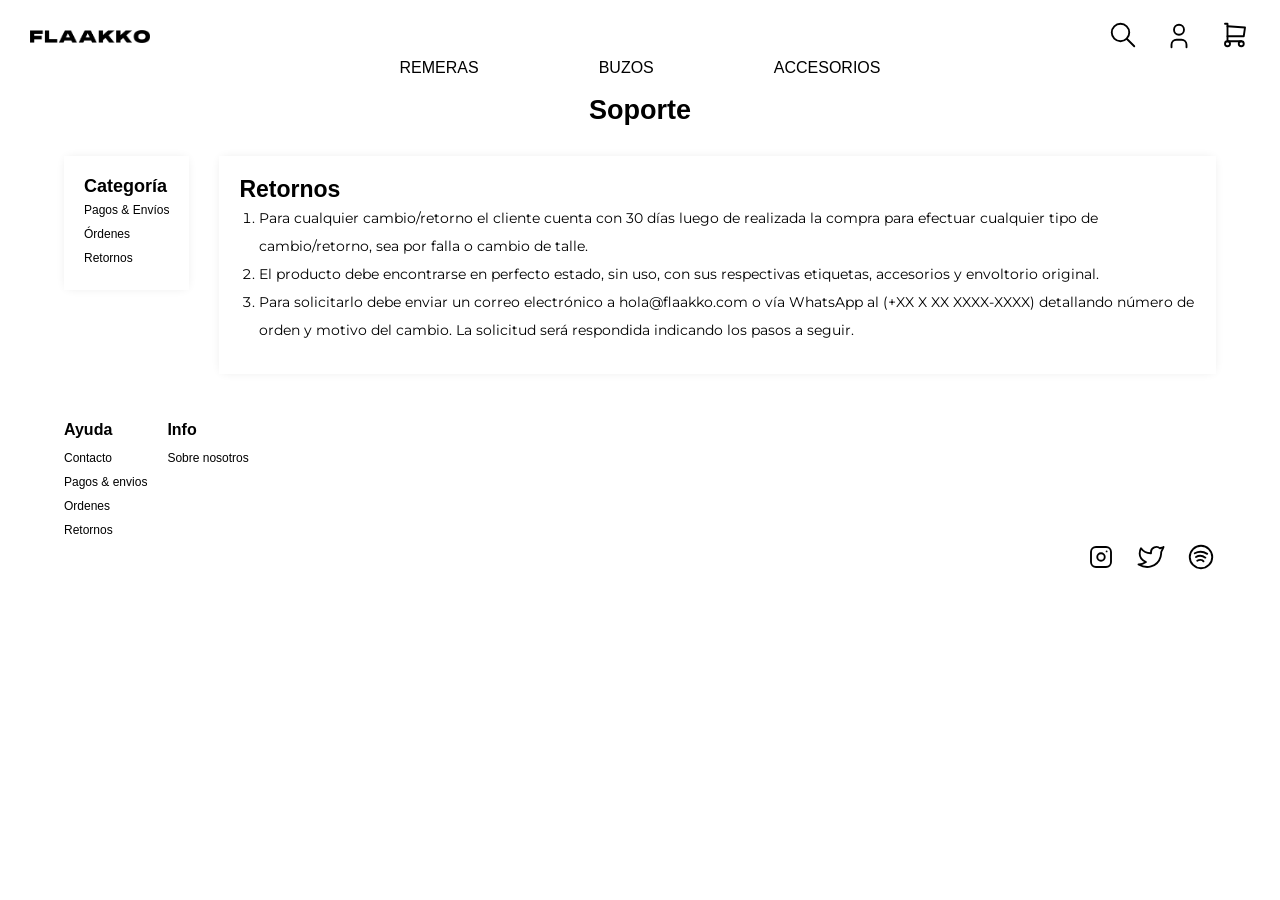
<file: pages/retornos.html>
<!DOCTYPE html>
<html lang="en" dir="ltr">
  <head>
    <meta charset="utf-8">
    <meta name="viewport" content="width=device-width, initial-scale=1.0">
    <title>FLAAKKO | Retornos</title>
    <meta name="description" content="Página de Soporte. Ropa unisex con estilo. Envíos a todos el país.">
    <meta name="keywords" content="ropa, soporte, retornos, remeras, accesorios, buzos, unisex, streetwear">
    <link rel="preload" href="../css/normalize.css" as="style">
    <link rel="preload" href="../css/main.css" as="style">
    <link rel="stylesheet" href="../css/bootstrap.css">
    <link rel="stylesheet" href="../css/normalize.css">
    <link rel="stylesheet" href="../css/main.css">
    <link href="https://fonts.cdnfonts.com/css/monument-extended" rel="stylesheet">
    <link href="https://fonts.googleapis.com/css2?family=Montserrat:wght@400;700&display=swap" rel="stylesheet">
  </head>
  <body>
    <header class="header-pages">
      <div class="header-grid">
        <div class="logo">
          <a class="logo__link" href="../index.html">
            <img class="logo__nombre" src="../img/logo1 b.png" alt="logo flaakko">
          </a>
        </div>
        <nav class="navegacion">
          <a class="navegacion__enlace" href="404.html">
            <svg xmlns="http://www.w3.org/2000/svg" class="icon icon-tabler icon-tabler-search" width="30" height="30" viewBox="0 0 24 24" stroke-width="1.5" stroke="#000000" fill="none" stroke-linecap="round" stroke-linejoin="round">
              <path stroke="none" d="M0 0h24v24H0z" fill="none"/>
              <circle cx="10" cy="10" r="7" />
              <line x1="21" y1="21" x2="15" y2="15" />
            </svg>
          </a>
          <div class="navegacion__enlace">
            <!-- Button trigger modal -->
            <button type="button" class="navegacion__sign-in-modal" data-toggle="modal" data-target="#sign-in-modal">
              <svg xmlns="http://www.w3.org/2000/svg" class="icon icon-tabler icon-tabler-user" width="30" height="30" viewBox="0 0 24 24" stroke-width="1.5" stroke="#000000" fill="none" stroke-linecap="round" stroke-linejoin="round">
              <path stroke="none" d="M0 0h24v24H0z" fill="none"/>
              <circle cx="12" cy="7" r="4" />
              <path d="M6 21v-2a4 4 0 0 1 4 -4h4a4 4 0 0 1 4 4v2" />
              </svg>
            </button>
          </div>
          <a class="navegacion__enlace" href="carrito.html">
            <svg xmlns="http://www.w3.org/2000/svg" class="icon icon-tabler icon-tabler-shopping-cart" width="30" height="30" viewBox="0 0 24 24" stroke-width="1.5" stroke="#000000" fill="none" stroke-linecap="round" stroke-linejoin="round">
              <path stroke="none" d="M0 0h24v24H0z" fill="none"/>
              <circle cx="6" cy="19" r="2" />
              <circle cx="17" cy="19" r="2" />
              <path d="M17 17h-11v-14h-2" />
              <path d="M6 5l14 1l-1 7h-13" />
            </svg>
          </a>
        </nav>
        <nav class="navegacion2">
            <a class="navegacion2__enlace" href="remeras.html">Remeras</a>
            <a class="navegacion2__enlace" href="buzos.html">Buzos</a>
            <a class="navegacion2__enlace" href="accesorios.html">Accesorios</a>
        </nav>
      </div> <!-- .header-grid -->
    </header>

    <main class="main">
      <div class="contenedor">
        <section class="soporte">
          <h1 class="soporte__titulo no-margin">Soporte</h1>
          <div class="soporte__entrada">
            <h2 class="soporte__entrada-titulo no-margin">Retornos</h2>
            <ol class="soporte__lista">
              <li class="soporte__lista-item">Para cualquier cambio/retorno el cliente cuenta con 30 días luego de realizada la compra para efectuar cualquier tipo de cambio/retorno, sea por falla o cambio de talle.</li>
              <li class="soporte__lista-item">El producto debe encontrarse en perfecto estado, sin uso, con sus respectivas etiquetas, accesorios y envoltorio original.</li>
              <li class="soporte__lista-item">Para solicitarlo debe enviar un correo electrónico a hola@flaakko.com o vía WhatsApp al (+XX X XX XXXX-XXXX) detallando número de orden y motivo del cambio. La solicitud será respondida indicando los pasos a seguir.</li>
            </ol>
          </div>
          <aside class="soporte__aside">
            <h3 class="soporte__aside-titulo no-margin">Categoría</h3>
            <a href="pagos-envios.html" class="soporte__enlaces">Pagos & Envíos</a>
            <a href="ordenes.html" class="soporte__enlaces">Órdenes</a>
            <a href="retornos.html" class="soporte__enlaces">Retornos</a>
          </aside>
          <aside class="soporte__aside-responsive">
            <p class="soporte__aside-responsive-titulo">Categoría:</p>
            <select class="soporte__select" name="categoria-soporte">
              <option class="soporte__opcion" value="pagos">Pagos & envíos</option>
              <option class="soporte__opcion" value="pagos">Órdenes</option>
              <option class="soporte__opcion" value="pagos">Retornos</option>
            </select>
          </aside>

        </section>
      </div> <!-- .contenedor -->
    </main>

    <footer class="footer">
      <div class="contenedor">
        <div class="footer-grid">
          <section class="paginas">
            <div class="paginas__item">
              <p class="paginas__titulo-seccion no-margin">Ayuda</p>
              <a class="paginas__enlace" href="contacto.html">Contacto</a>
              <a class="paginas__enlace" href="pagos-envios.html">Pagos & envios</a>
              <a class="paginas__enlace" href="ordenes.html">Ordenes</a>
              <a class="paginas__enlace" href="retornos.html">Retornos</a>
            </div>
            <div class="paginas__item">
              <p class="paginas__titulo-seccion no-margin">Info</p>
              <a class="paginas__enlace" href="sobre-nosotros.html">Sobre nosotros</a>
            </div>
          </section>
          <section class="redes">
            <a class="redes__enlace" href="https://www.instagram.com/" target="_blank">
              <svg xmlns="http://www.w3.org/2000/svg" class="icon icon-tabler icon-tabler-brand-instagram" width="30" height="30" viewBox="0 0 24 24" stroke-width="1.5" stroke="#000000" fill="none" stroke-linecap="round" stroke-linejoin="round">
                <path stroke="none" d="M0 0h24v24H0z" fill="none"/>
                <rect x="4" y="4" width="16" height="16" rx="4" />
                <circle cx="12" cy="12" r="3" />
                <line x1="16.5" y1="7.5" x2="16.5" y2="7.501" />
              </svg>
            </a>
            <a class="redes__enlace" href="https://twitter.com/" target="_blank">
              <svg xmlns="http://www.w3.org/2000/svg" class="icon icon-tabler icon-tabler-brand-twitter" width="30" height="30" viewBox="0 0 24 24" stroke-width="1.5" stroke="#000000" fill="none" stroke-linecap="round" stroke-linejoin="round">
                <path stroke="none" d="M0 0h24v24H0z" fill="none"/>
                <path d="M22 4.01c-1 .49 -1.98 .689 -3 .99c-1.121 -1.265 -2.783 -1.335 -4.38 -.737s-2.643 2.06 -2.62 3.737v1c-3.245 .083 -6.135 -1.395 -8 -4c0 0 -4.182 7.433 4 11c-1.872 1.247 -3.739 2.088 -6 2c3.308 1.803 6.913 2.423 10.034 1.517c3.58 -1.04 6.522 -3.723 7.651 -7.742a13.84 13.84 0 0 0 .497 -3.753c-.002 -.249 1.51 -2.772 1.818 -4.013z" />
              </svg>
            </a>
            <a class="redes__enlace" href="https://www.spotify.com/" target="_blank">
              <svg xmlns="http://www.w3.org/2000/svg" class="icon icon-tabler icon-tabler-brand-spotify" width="30" height="30" viewBox="0 0 24 24" stroke-width="1.5" stroke="#000000" fill="none" stroke-linecap="round" stroke-linejoin="round">
                <path stroke="none" d="M0 0h24v24H0z" fill="none"/>
                <circle cx="12" cy="12" r="9" />
                <path d="M8 11.973c2.5 -1.473 5.5 -.973 7.5 .527" />
                <path d="M9 15c1.5 -1 4 -1 5 .5" />
                <path d="M7 9c2 -1 6 -2 10 .5" />
              </svg>
            </a>
          </section>
        </div> <!-- .footer-grid -->
      </div> <!-- .contenedor -->
    </footer>

    <!-- Modal Sign-In -->
    <div class="modal fade" id="sign-in-modal" tabindex="-1" role="dialog" aria-labelledby="exampleModalCenterTitle" aria-hidden="true">
      <div class="modal-dialog modal-dialog-centered" role="document">
        <div class="modal-content">
          <div class="modal-header">
            <h5 class="modal-title" id="sign-in-exampleModalLongTitle">Iniciar sesion</h5>
            <button type="button" class="close navegacion__sign-in-modal-close" data-dismiss="modal" aria-label="Close">
              <span aria-hidden="true">&times;</span>
            </button>
          </div>
          <div class="modal-body">
            <form class="navegacion__sign-in-modal-form" action="" method="">
              <label class="block" for="email-sign-in">Tu email*</label>
              <input class="modal--input block" type="email" name="email-sign-in" id="email-sign-in" value="" placeholder="tuemail@mail.com" required>
              <br>

                <label class="block" for="password-sign-in">Tu contraseña*</label>
              <input class="modal--input block" type="password" name="password-sign-in" id="password-sign-in" value="" required>
              <br>
            </form>
          </div>
          <div class="modal-footer">
            <button type="button" class="btn btn-secondary modal--boton-secundario" data-dismiss="modal">Cerrar</button>
            <button type="button" class="btn btn-primary modal--boton-primario">Entrar</button>
          </div>
        </div>
      </div>
    </div>

    <script src="https://code.jquery.com/jquery-3.3.1.slim.min.js" integrity="sha384-q8i/X+965DzO0rT7abK41JStQIAqVgRVzpbzo5smXKp4YfRvH+8abtTE1Pi6jizo" crossorigin="anonymous"></script>
    <script src="https://cdnjs.cloudflare.com/ajax/libs/popper.js/1.14.7/umd/popper.min.js" integrity="sha384-UO2eT0CpHqdSJQ6hJty5KVphtPhzWj9WO1clHTMGa3JDZwrnQq4sF86dIHNDz0W1" crossorigin="anonymous"></script>
    <script src="https://stackpath.bootstrapcdn.com/bootstrap/4.3.1/js/bootstrap.min.js" integrity="sha384-JjSmVgyd0p3pXB1rRibZUAYoIIy6OrQ6VrjIEaFf/nJGzIxFDsf4x0xIM+B07jRM" crossorigin="anonymous"></script>
    <script src="https://cdn.jsdelivr.net/npm/bootstrap@5.1.0/dist/js/bootstrap.min.js" integrity="sha384-cn7l7gDp0eyniUwwAZgrzD06kc/tftFf19TOAs2zVinnD/C7E91j9yyk5//jjpt/" crossorigin="anonymous"></script>

  </body>
</html>
</file>
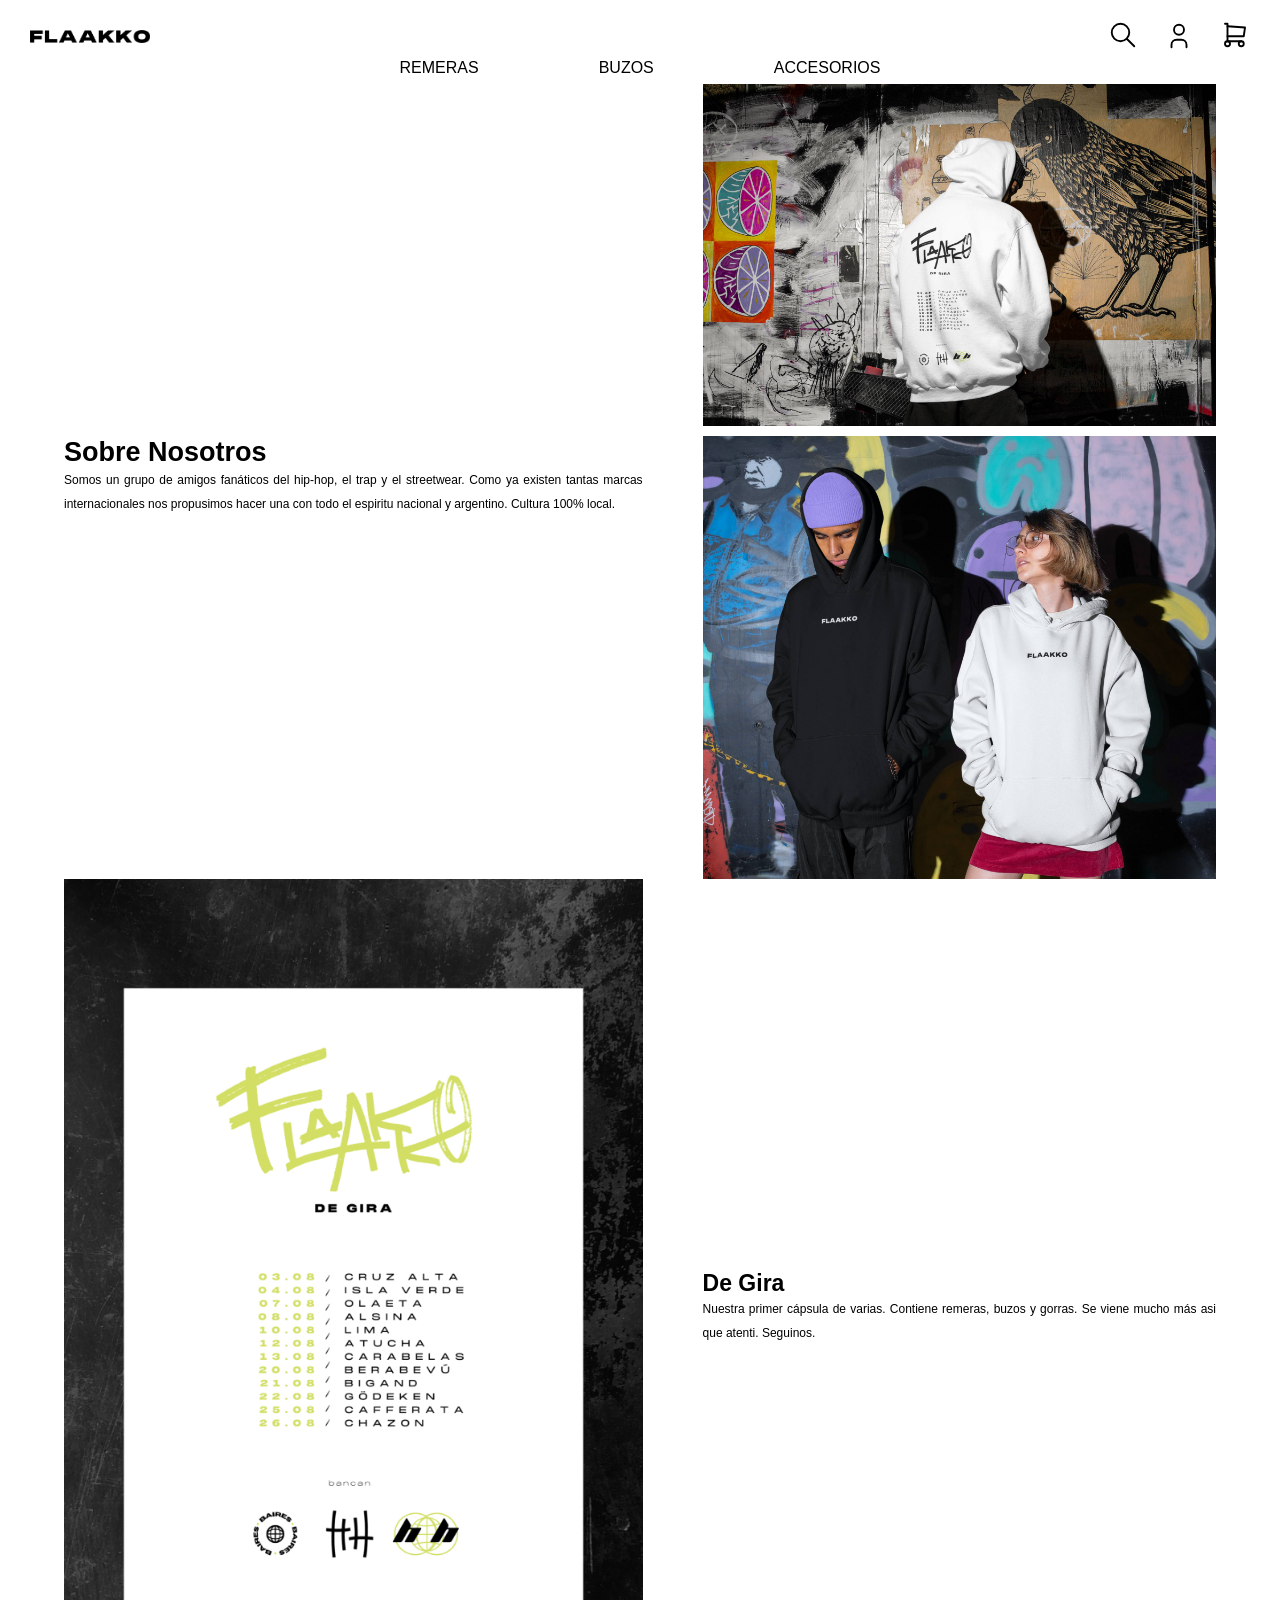
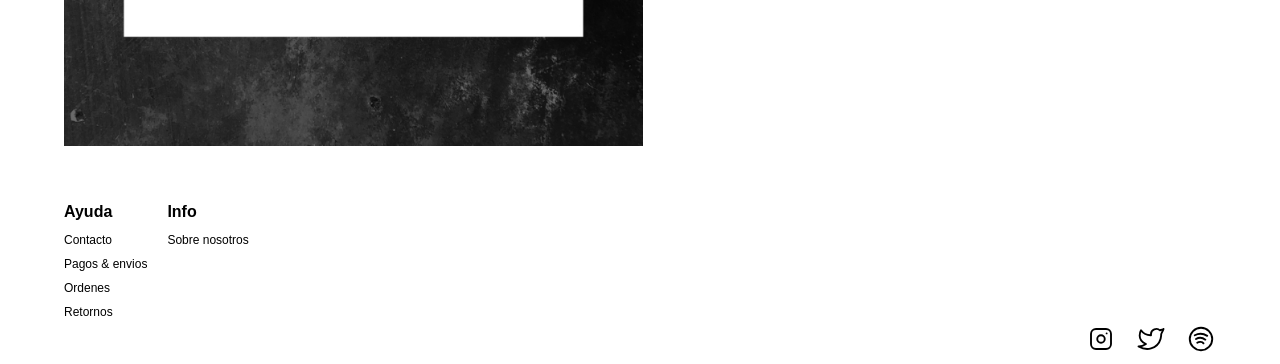
<file: pages/sobre-nosotros.html>
<!DOCTYPE html>
<html lang="en" dir="ltr">
  <head>
    <meta charset="utf-8">
    <meta name="viewport" content="width=device-width, initial-scale=1.0">
    <title>FLAAKKO | Sobre Nosotros</title>
    <meta name="description" content="Conocé quién somos. Ropa unisex con estilo. Envíos a todos el país.">
    <meta name="keywords" content="ropa, remeras, accesorios, buzos, unisex, streetwear">
    <link rel="preload" href="../css/normalize.css" as="style">
    <link rel="preload" href="../css/main.css" as="style">
    <link rel="stylesheet" href="../css/bootstrap.css">
    <link rel="stylesheet" href="../css/normalize.css">
    <link rel="stylesheet" href="../css/main.css">
    <link href="https://fonts.cdnfonts.com/css/monument-extended" rel="stylesheet">
    <link href="https://fonts.googleapis.com/css2?family=Montserrat:wght@400;700&display=swap" rel="stylesheet">
  </head>
  <body>
    <header class="header-pages">
      <div class="header-grid">
        <div class="logo">
          <a class="logo__link" href="../index.html">
            <img class="logo__nombre" src="../img/logo1 b.png" alt="logo flaakko">
          </a>
        </div>
        <nav class="navegacion">
          <a class="navegacion__enlace" href="carrito.html">
            <svg xmlns="http://www.w3.org/2000/svg" class="icon icon-tabler icon-tabler-search" width="30" height="30" viewBox="0 0 24 24" stroke-width="1.5" stroke="#000000" fill="none" stroke-linecap="round" stroke-linejoin="round">
              <path stroke="none" d="M0 0h24v24H0z" fill="none"/>
              <circle cx="10" cy="10" r="7" />
              <line x1="21" y1="21" x2="15" y2="15" />
            </svg>
          </a>
          <div class="navegacion__enlace">
            <!-- Button trigger modal -->
            <button type="button" class="navegacion__sign-in-modal" data-toggle="modal" data-target="#sign-in-modal">
              <svg xmlns="http://www.w3.org/2000/svg" class="icon icon-tabler icon-tabler-user" width="30" height="30" viewBox="0 0 24 24" stroke-width="1.5" stroke="#000000" fill="none" stroke-linecap="round" stroke-linejoin="round">
              <path stroke="none" d="M0 0h24v24H0z" fill="none"/>
              <circle cx="12" cy="7" r="4" />
              <path d="M6 21v-2a4 4 0 0 1 4 -4h4a4 4 0 0 1 4 4v2" />
              </svg>
            </button>
          </div>
          <a class="navegacion__enlace" href="404.html">
            <svg xmlns="http://www.w3.org/2000/svg" class="icon icon-tabler icon-tabler-shopping-cart" width="30" height="30" viewBox="0 0 24 24" stroke-width="1.5" stroke="#000000" fill="none" stroke-linecap="round" stroke-linejoin="round">
              <path stroke="none" d="M0 0h24v24H0z" fill="none"/>
              <circle cx="6" cy="19" r="2" />
              <circle cx="17" cy="19" r="2" />
              <path d="M17 17h-11v-14h-2" />
              <path d="M6 5l14 1l-1 7h-13" />
            </svg>
          </a>
        </nav>
        <nav class="navegacion2">
            <a class="navegacion2__enlace" href="remeras.html">Remeras</a>
            <a class="navegacion2__enlace" href="buzos.html">Buzos</a>
            <a class="navegacion2__enlace" href="accesorios.html">Accesorios</a>
        </nav>
      </div> <!-- .header-grid -->
    </header>

    <main class="main">
      <div class="contenedor">
        <section class="sobre-nosotros">
          <div class="sobre-nosotros__main">
            <h1 class="sobre-nosotros__titulo no-margin">Sobre Nosotros</h1>
            <p class="sobre-nosotros__parrafo">Somos un grupo de amigos fanáticos del hip-hop, el trap y el streetwear. Como ya existen tantas marcas internacionales nos propusimos hacer una con todo el espiritu nacional y argentino. Cultura 100% local.</p>
          </div>
          <div class="sobre-nosotros__img1">
            <img src="../img/sobre-nosotros-1.jpg">
            <img src="../img/sobre-nosotros-2.jpg">
          </div>
          <aside class="sobre-nosotros__aside">
            <h2 class="sobre-nosotros__titulo2 no-margin">De Gira</h2>
            <p class="sobre-nosotros__parrafo">Nuestra primer cápsula de varias. Contiene remeras, buzos y gorras. Se viene mucho más asi que atenti. Seguinos.</p>
          </aside>
          <img src="../img/sobre-nosotros-3.jpg" class="sobre-nosotros__img2">
        </section>
      </div> <!-- .contenedor -->
    </main>

    <footer class="footer">
      <div class="contenedor">
        <div class="footer-grid">
          <section class="paginas">
            <div class="paginas__item">
              <p class="paginas__titulo-seccion no-margin">Ayuda</p>
              <a class="paginas__enlace" href="contacto.html">Contacto</a>
              <a class="paginas__enlace" href="pagos-envios.html">Pagos & envios</a>
              <a class="paginas__enlace" href="ordenes.html">Ordenes</a>
              <a class="paginas__enlace" href="retornos.html">Retornos</a>
            </div>
            <div class="paginas__item">
              <p class="paginas__titulo-seccion no-margin">Info</p>
              <a class="paginas__enlace" href="sobre-nosotros.html">Sobre nosotros</a>
            </div>
          </section>
          <section class="redes">
            <a class="redes__enlace" href="https://www.instagram.com/" target="_blank">
              <svg xmlns="http://www.w3.org/2000/svg" class="icon icon-tabler icon-tabler-brand-instagram" width="30" height="30" viewBox="0 0 24 24" stroke-width="1.5" stroke="#000000" fill="none" stroke-linecap="round" stroke-linejoin="round">
                <path stroke="none" d="M0 0h24v24H0z" fill="none"/>
                <rect x="4" y="4" width="16" height="16" rx="4" />
                <circle cx="12" cy="12" r="3" />
                <line x1="16.5" y1="7.5" x2="16.5" y2="7.501" />
              </svg>
            </a>
            <a class="redes__enlace" href="https://twitter.com/" target="_blank">
              <svg xmlns="http://www.w3.org/2000/svg" class="icon icon-tabler icon-tabler-brand-twitter" width="30" height="30" viewBox="0 0 24 24" stroke-width="1.5" stroke="#000000" fill="none" stroke-linecap="round" stroke-linejoin="round">
                <path stroke="none" d="M0 0h24v24H0z" fill="none"/>
                <path d="M22 4.01c-1 .49 -1.98 .689 -3 .99c-1.121 -1.265 -2.783 -1.335 -4.38 -.737s-2.643 2.06 -2.62 3.737v1c-3.245 .083 -6.135 -1.395 -8 -4c0 0 -4.182 7.433 4 11c-1.872 1.247 -3.739 2.088 -6 2c3.308 1.803 6.913 2.423 10.034 1.517c3.58 -1.04 6.522 -3.723 7.651 -7.742a13.84 13.84 0 0 0 .497 -3.753c-.002 -.249 1.51 -2.772 1.818 -4.013z" />
              </svg>
            </a>
            <a class="redes__enlace" href="https://www.spotify.com/" target="_blank">
              <svg xmlns="http://www.w3.org/2000/svg" class="icon icon-tabler icon-tabler-brand-spotify" width="30" height="30" viewBox="0 0 24 24" stroke-width="1.5" stroke="#000000" fill="none" stroke-linecap="round" stroke-linejoin="round">
                <path stroke="none" d="M0 0h24v24H0z" fill="none"/>
                <circle cx="12" cy="12" r="9" />
                <path d="M8 11.973c2.5 -1.473 5.5 -.973 7.5 .527" />
                <path d="M9 15c1.5 -1 4 -1 5 .5" />
                <path d="M7 9c2 -1 6 -2 10 .5" />
              </svg>
            </a>
          </section>
        </div> <!-- .footer-grid -->
      </div> <!-- .contenedor -->
    </footer>

    <!-- Modal Sign-In -->
    <div class="modal fade" id="sign-in-modal" tabindex="-1" role="dialog" aria-labelledby="exampleModalCenterTitle" aria-hidden="true">
      <div class="modal-dialog modal-dialog-centered" role="document">
        <div class="modal-content">
          <div class="modal-header">
            <h5 class="modal-title" id="sign-in-exampleModalLongTitle">Iniciar sesion</h5>
            <button type="button" class="close navegacion__sign-in-modal-close" data-dismiss="modal" aria-label="Close">
              <span aria-hidden="true">&times;</span>
            </button>
          </div>
          <div class="modal-body">
            <form class="navegacion__sign-in-modal-form" action="" method="">
              <label class="block" for="email-sign-in">Tu email*</label>
              <input class="modal--input block" type="email" name="email-sign-in" id="email-sign-in" value="" placeholder="tuemail@mail.com" required>
              <br>

                <label class="block" for="password-sign-in">Tu contraseña*</label>
              <input class="modal--input block" type="password" name="password-sign-in" id="password-sign-in" value="" required>
              <br>
            </form>
          </div>
          <div class="modal-footer">
            <button type="button" class="btn btn-secondary modal--boton-secundario" data-dismiss="modal">Cerrar</button>
            <button type="button" class="btn btn-primary modal--boton-primario">Entrar</button>
          </div>
        </div>
      </div>
    </div>

    <script src="https://code.jquery.com/jquery-3.3.1.slim.min.js" integrity="sha384-q8i/X+965DzO0rT7abK41JStQIAqVgRVzpbzo5smXKp4YfRvH+8abtTE1Pi6jizo" crossorigin="anonymous"></script>
    <script src="https://cdnjs.cloudflare.com/ajax/libs/popper.js/1.14.7/umd/popper.min.js" integrity="sha384-UO2eT0CpHqdSJQ6hJty5KVphtPhzWj9WO1clHTMGa3JDZwrnQq4sF86dIHNDz0W1" crossorigin="anonymous"></script>
    <script src="https://stackpath.bootstrapcdn.com/bootstrap/4.3.1/js/bootstrap.min.js" integrity="sha384-JjSmVgyd0p3pXB1rRibZUAYoIIy6OrQ6VrjIEaFf/nJGzIxFDsf4x0xIM+B07jRM" crossorigin="anonymous"></script>
    <script src="https://cdn.jsdelivr.net/npm/bootstrap@5.1.0/dist/js/bootstrap.min.js" integrity="sha384-cn7l7gDp0eyniUwwAZgrzD06kc/tftFf19TOAs2zVinnD/C7E91j9yyk5//jjpt/" crossorigin="anonymous"></script>

  </body>
</html>
</file>
<file: css/main.css>
html {
  box-sizing: border-box;
  font-size: 62.5%;
  /* 1rem = 10px*/ }

*, *:before, *:after {
  box-sizing: inherit; }

body {
  font-family: "Monument Extended", sans-serif;
  color: #000000;
  font-weight: 400;
  font-size: 1.2rem;
  line-height: 2;
  overflow-x: hidden; }

input,
textarea,
select {
  font-family: "Montserrat", sans-serif;
  font-size: 1.2rem; }

span {
  font-family: "Monument Extended", sans-serif;
  font-weight: 800; }

a {
  text-decoration: none;
  color: #000000; }

a:hover {
  color: #8c52ff; }

h1, h2, h3, h4 {
  font-family: "Monument Extended", sans-serif;
  font-weight: 800;
  color: #000000; }

h1 {
  font-size: 2.7rem; }

h2 {
  font-size: 2.3rem; }

h3 {
  font-size: 1.8rem; }

h4 {
  font-size: 1.6rem; }

img {
  max-width: 100%; }

.contenedor {
  max-width: 125rem;
  width: 90%;
  margin: 0 auto; }

.no-margin {
  margin: 0; }

.no-padding {
  padding: 0; }

.centrar-texto {
  text-align: center; }

.block {
  display: block; }

.header {
  height: auto;
  position: fixed;
  width: 100%;
  top: 0;
  background-color: #ffffff;
  z-index: +99; }
  .header-grid {
    padding-top: 2rem;
    padding-bottom: 2rem;
    display: grid;
    grid-template-columns: repeat(2, 1fr);
    justify-content: space-between;
    align-items: center; }
    @media (min-width: 768px) {
      .header-grid {
        grid-template-rows: repeat(2, 1fr);
        padding-bottom: 0rem; } }
    .logo {
      padding-left: 3rem; }
      .logo__nombre {
        width: 12rem; }
    .navegacion {
      display: flex;
      gap: 2rem;
      justify-content: flex-end;
      padding-right: 3rem; }
      .navegacion__sign-in-modal, .navegacion__sign-in-modal-close {
        border: none;
        background-color: transparent; }
    .navegacion2 {
      display: none; }
      @media (min-width: 768px) {
        .navegacion2 {
          display: flex;
          gap: 12rem;
          grid-column: 1 / 3;
          justify-content: center; } }
      .navegacion2__enlace {
        font-size: 1.6rem;
        text-transform: uppercase; }

.header-pages {
  height: auto;
  position: sticky;
  width: 100%;
  top: 0;
  background-color: #ffffff;
  z-index: +99; }

.presentacion {
  min-height: 100vh;
  position: relative;
  display: flex;
  align-items: center;
  justify-content: center;
  overflow: hidden;
  margin-bottom: 5rem; }
  @media (min-width: 768px) {
    .presentacion {
      margin-bottom: 8rem; } }
  .presentacion__logo {
    width: 40%; }
  .presentacion__video {
    position: absolute;
    min-height: 100%;
    min-width: 100%;
    z-index: -1; }

.capsula {
  margin-bottom: 5rem;
  position: relative; }
  .capsula__display {
    display: none; }
    @media (min-width: 768px) {
      .capsula__display {
        display: contents; } }
  .capsula__titulo {
    position: absolute;
    top: -3rem;
    left: 1rem;
    font-size: 2.7rem;
    padding: 2rem;
    margin: 0;
    color: #ffffff;
    background-color: #000000;
    z-index: +1; }
  .capsula__carousel {
    display: none; }
    @media (min-width: 768px) {
      .capsula__carousel {
        display: contents; } }
  .capsula__display-responsive {
    margin: 0 0 1rem 1rem; }
    .capsula__titulo-responsive {
      display: contents; }
      @media (min-width: 768px) {
        .capsula__titulo-responsive {
          display: none; } }
  .capsula__carousel-responsive {
    display: contents; }
    @media (min-width: 768px) {
      .capsula__carousel-responsive {
        display: none; } }

.categorias__titulo {
  margin: 0 0 1rem 1rem; }

.categorias__grid {
  height: auto;
  display: grid;
  margin-bottom: 6rem;
  gap: 2rem;
  justify-content: center;
  align-items: center; }
  @media (min-width: 768px) {
    .categorias__grid {
      grid-template-columns: repeat(3, 1fr); } }
  .categorias__enlace {
    margin: 0 auto;
    position: relative; }
    .categorias__item {
      position: absolute;
      top: 50%;
      left: 50%;
      transform: translate(-50%, -50%);
      padding: 1rem;
      color: #ffffff;
      background-color: rgba(0, 0, 0, 0.8);
      z-index: +1; }
    .categorias__imagen {
      display: block;
      object-fit: cover;
      -webkit-transition: all ease 1s;
      -moz-transition: all ease 1s;
      -o-transition: all ease 1s;
      -ms-transition: all ease 1s;
      transition: all ease 1s; }
      .categorias__imagen:hover {
        opacity: 0; }
    .categorias__imagen-bottom {
      position: absolute;
      top: 50%;
      left: 50%;
      transform: translate(-50%, -50%);
      width: auto;
      height: auto;
      min-width: 100%;
      min-height: 100%;
      z-index: -1; }

.newsletter {
  display: grid;
  grid-template-rows: repeat(2, 1fr);
  gap: 3rem;
  text-align: center;
  color: #ffffff;
  background-color: #000000;
  padding: 4rem; }
  @media (min-width: 768px) {
    .newsletter {
      display: flex;
      align-items: center;
      justify-content: center; } }
  .newsletter__parrafo {
    font-size: 1.6rem; }
  .newsletter__sign-up-modal {
    color: #000000;
    background-color: #ffffff;
    height: 4rem;
    padding: 1rem;
    font-size: 1.6rem;
    font-weight: 800;
    border: none; }
    .newsletter__sign-up-modal:hover {
      background-color: #E1E1E1; }

.footer {
  padding-top: 2rem; }
  .footer-grid {
    display: grid;
    padding-bottom: 1rem; }
    .paginas {
      display: flex;
      gap: 2rem; }
      .paginas__titulo-seccion {
        font-size: 1.6rem;
        font-weight: 800; }
      .paginas__enlace {
        display: block;
        font-size: 1.2rem; }
    .redes {
      display: flex;
      justify-content: flex-end;
      gap: 2rem; }

.productos {
  width: 100%;
  display: grid;
  gap: 4rem;
  margin-top: 1rem;
  margin-bottom: 3rem; }
  @media (min-width: 768px) {
    .productos {
      grid-template-columns: repeat(2, 1fr); } }
  .productos__item {
    box-shadow: 0 0 1rem -0.3rem #E1E1E1;
    transition: all .2s ease-in-out; }
    .productos__item:hover {
      transform: scale(1.01); }
    .productos__enlace {
      display: flex;
      flex-direction: column; }
      .productos__enlace:hover {
        color: #000000; }
      .productos__imagen-contenedor {
        align-self: center;
        position: relative; }
        .productos__imagen {
          display: block;
          object-fit: cover; }
          .productos__imagen:hover {
            animation: slideshow 5s infinite; }

@keyframes slideshow {
  0%, 100% {
    opacity: 100%; }
  30%, 70% {
    opacity: 0; } }
        .productos__imagen-bottom {
          position: absolute;
          top: 50%;
          left: 50%;
          transform: translate(-50%, -50%);
          width: auto;
          height: auto;
          min-width: 100%;
          min-height: 100%;
          z-index: -1; }
      .productos__info {
        list-style: none;
        line-height: 3rem;
        display: flex;
        flex-direction: column;
        align-items: flex-start;
        padding-top: 1rem; }
        .productos__nombre {
          font-size: 1.6rem; }

.producto {
  display: grid;
  grid-template-areas: "aside" "aside" "aside" "aside";
  margin-bottom: 3rem; }
  @media (min-width: 768px) {
    .producto {
      grid-template-areas: "main aside" "main aside" "main aside" "main aside";
      grid-template-columns: 1fr 2fr;
      column-gap: 3rem; } }
  .producto__sticky {
    display: none; }
    @media (min-width: 768px) {
      .producto__sticky {
        display: contents;
        grid-area: main; } }
    .producto__info {
      position: sticky;
      top: 12.8rem; }
      .producto__detalle {
        font-family: "Montserrat", sans-serif;
        font-size: 1.6rem; }
      .producto__precio {
        font-size: 1.6rem;
        margin-bottom: 15rem; }
      .producto__color {
        height: 15rem;
        display: flex;
        gap: 2rem;
        margin-bottom: 1rem; }
        .producto__miniatura {
          border: 1px solid #E1E1E1; }
          .producto__miniatura:hover {
            cursor: pointer; }
      .producto__talle {
        border-bottom: none; }
      .producto__talle,
      .producto__talle-responsive {
        width: 100%;
        font-size: 1.6rem;
        height: 4rem; }
      .producto__boton,
      .producto__boton-responsive {
        color: #ffffff;
        background-color: #000000;
        width: 100%;
        height: 4rem;
        border: none; }
        .producto__boton:hover,
        .producto__boton-responsive:hover {
          cursor: pointer; }
  .producto__img {
    grid-area: aside;
    display: flex;
    flex-direction: column;
    gap: 2rem; }
  .producto__sticky-responsive {
    position: sticky;
    bottom: 0;
    width: 100%; }
    @media (min-width: 768px) {
      .producto__sticky-responsive {
        display: none; } }
    .producto__info-responsive {
      background-color: white;
      padding: 2rem 5rem;
      display: grid;
      grid-template-areas: "nombre precio" "talle boton";
      gap: 2rem; }
      .producto__nombre-responsive {
        grid-area: nombre; }
      .producto__precio-responsive {
        grid-area: precio;
        text-align: right; }
      .producto__talle-responsive {
        grid-area: talle; }
      .producto__boton-responsive {
        grid-area: boton; }

.contacto {
  margin-bottom: 3rem; }
  .contacto__background {
    height: 15rem;
    background-image: url(../img/fondo-contacto.jpg);
    background-size: cover;
    background-repeat: no-repeat;
    background-position: center center;
    margin-bottom: 3rem; }
  .contacto__formulario {
    background-color: #ffffff;
    padding: 5rem;
    margin-bottom: 3; }
    .contacto__fieldset {
      width: 90%;
      margin: 0 auto 0 auto;
      color: #000000;
      border: none; }
      .contacto__leyenda {
        font-size: 2.2rem;
        font-weight: 800; }
      .contacto__textarea {
        width: 90%; }
      .contacto__boton {
        font-family: "Monument Extended", sans-serif;
        color: #ffffff;
        background-color: #000000;
        height: 4rem;
        border: none; }
        .contacto__boton:hover {
          cursor: pointer; }
      @media (max-width: 768px) {
        .contacto__select,
        .contacto__input,
        .contacto__boton,
        .contacto__textarea {
          width: 100%; } }

.soporte {
  display: grid;
  grid-template-areas: "header" "aside" "main";
  gap: 3rem;
  margin-bottom: 2rem; }
  @media (min-width: 768px) {
    .soporte {
      grid-template-areas: "header header header" "aside main main" ". main main"; } }
  .soporte__titulo {
    grid-area: header;
    text-align: center;
    padding-top: 1rem; }
  .soporte__entrada {
    grid-area: main;
    box-shadow: 0 0 1rem -0.3rem #E1E1E1;
    padding: 2rem; }
    @media (min-width: 768px) {
      .soporte__entrada {
        padding: 2rem; } }
    .soporte__entrada-titulo {
      text-align: center; }
      @media (min-width: 768px) {
        .soporte__entrada-titulo {
          text-align: left; } }
    .soporte__parrafo {
      font-family: "Montserrat", sans-serif;
      font-size: 1.4rem;
      text-align: justify; }
    .soporte__lista {
      font-family: "Montserrat", sans-serif;
      font-size: 1.4rem; }
  .soporte__aside {
    grid-area: aside;
    display: none;
    box-shadow: 0 0 1rem -0.3rem #E1E1E1; }
    @media (min-width: 768px) {
      .soporte__aside {
        grid-area: aside;
        display: flex;
        flex-direction: column;
        padding: 2rem; } }
  .soporte__aside-responsive {
    grid-area: aside;
    display: flex;
    flex-wrap: wrap;
    justify-content: center;
    column-gap: 2rem;
    padding: 3rem;
    box-shadow: 0 0 1rem -0.3rem #E1E1E1; }
    @media (min-width: 768px) {
      .soporte__aside-responsive {
        display: none; } }
    .soporte__aside-responsive-titulo {
      font-size: 1.8rem;
      font-weight: 800; }
    .soporte__select {
      height: 3rem;
      width: 20rem;
      align-self: center; }

.sobre-nosotros {
  display: grid;
  grid-template-areas: "main" "img1" "aside" "img2";
  margin-bottom: 3rem;
  gap: 2rem; }
  @media (min-width: 768px) {
    .sobre-nosotros {
      display: grid;
      grid-template-areas: "main img1" "img2 aside";
      gap: 0;
      column-gap: 6rem; } }
  .sobre-nosotros__main {
    grid-area: main;
    align-self: center; }
  .sobre-nosotros__parrafo {
    text-align: justify;
    align-self: center; }
  .sobre-nosotros__img1 {
    grid-area: img1;
    display: flex;
    flex-direction: column;
    align-self: center;
    gap: 1rem; }
  .sobre-nosotros__aside {
    grid-area: aside;
    align-self: center; }
  .sobre-nosotros__img2 {
    grid-area: img2;
    width: 100%; }

.carrito {
  display: flex;
  flex-direction: column;
  margin-bottom: 3rem; }
  .carrito__tabla {
    width: 100%;
    border-collapse: collapse; }
    .carrito__header,
    .carrito__fila {
      display: grid;
      grid-template-columns: 50% 25% 25%; }
      .carrito__header th,
      .carrito__fila th {
        font-size: 1.6rem; }
      .carrito__header th:last-child,
      .carrito__fila th:last-child {
        text-align: right; }
    .carrito__fila {
      border-bottom: 0.1rem solid rgba(225, 225, 225, 0.3);
      padding: 1rem 0rem; }
      .carrito__producto,
      .carrito__cantidad,
      .carrito__subtotal {
        display: flex;
        align-items: center; }
      .carrito__producto {
        grid-gap: 2rem; }
        .carrito__imagen {
          height: 20rem; }
        .carrito__nombre {
          font-size: 1.6rem; }
        .carrito__eliminar {
          font-size: 1rem;
          color: gray; }
          .carrito__eliminar:hover {
            cursor: pointer; }
      .carrito__subtotal {
        flex-direction: row-reverse; }
  .carrito__total {
    align-self: flex-end; }

.error {
  min-height: 100vh;
  position: relative;
  display: flex;
  align-items: center;
  justify-content: center;
  flex-direction: column; }
  .error__aviso {
    font-size: 12vw;
    color: #ffffff; }
  .error__boton {
    font-size: 3vw;
    font-weight: 800;
    border: none;
    box-shadow: 0 0 1rem -0.3rem #E1E1E1;
    padding: 2rem;
    background-color: #ffffff; }
    @media (min-width: 768px) {
      .error__boton {
        padding: 4rem; } }
  .error__video {
    position: absolute;
    min-height: 100%;
    min-width: 100%;
    z-index: -1; }

.modal--input {
  width: 100%; }

.modal--boton-primario {
  background-color: #8c52ff;
  border-radius: 0;
  border: 1px solid #8c52ff; }

.modal--boton-primario:hover {
  background-color: #6112FF; }

.modal--boton-secundario {
  border-radius: 0; }
</file>
